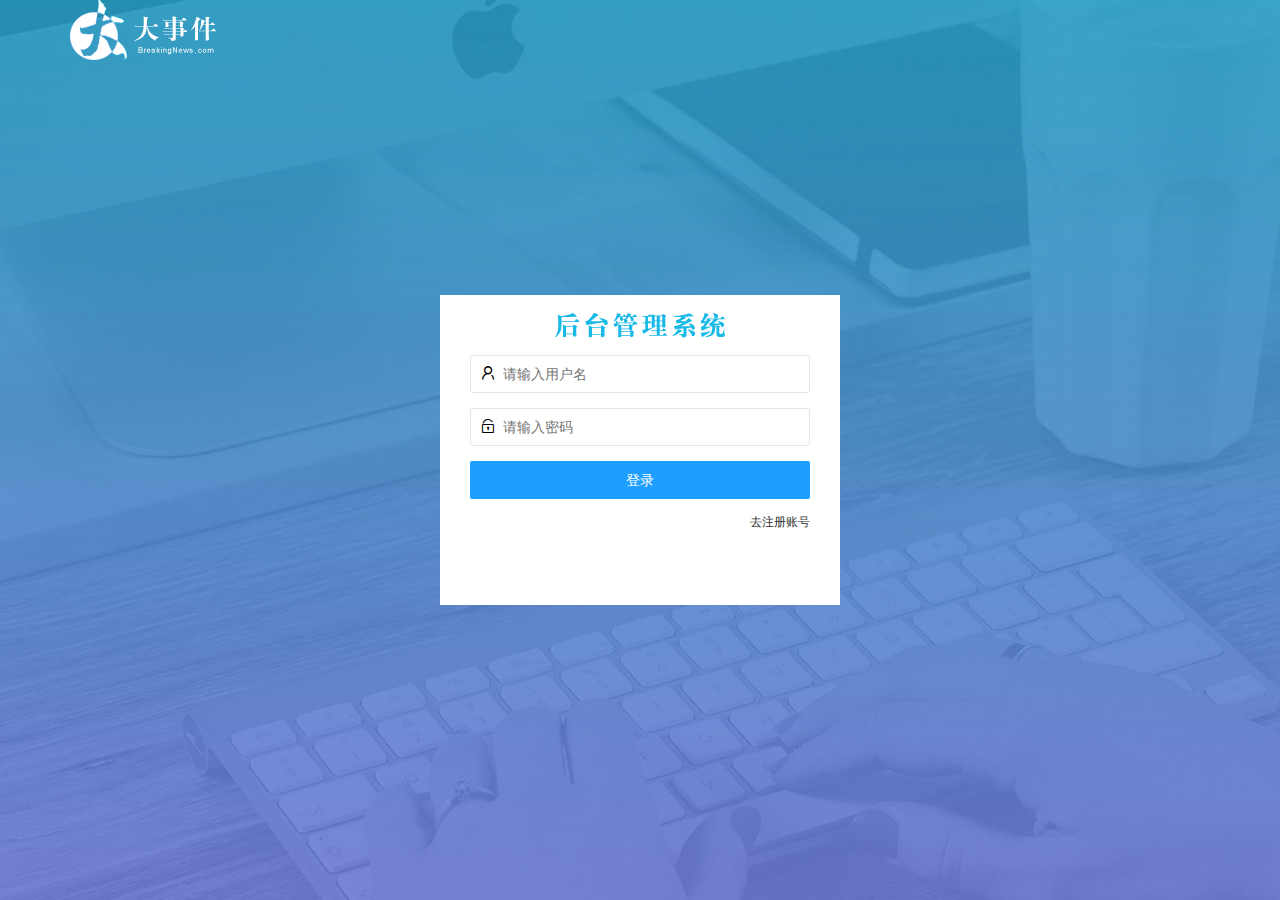
<file: login.html>
<!DOCTYPE html>
<html lang="zh">
<head>
    <meta charset="UTF-8">
    <meta http-equiv="X-UA-Compatible" content="IE=edge">
    <meta name="viewport" content="width=device-width, initial-scale=1.0">
    <title>大事件-登录/注册</title>
    <!-- 导入layui样式表 -->
    <link rel="stylesheet" href="./assets/lib/layui/css/layui.css">
    <!-- 导入自己的css样式 -->
    <link rel="stylesheet" href="./assets/css/login.css">
</head>
<body>
    <!-- 头部的logo区域 -->
    <div class="layui-main">
        <img src="./assets/images/logo.png" alt=""/>
    </div>

    <!-- 登录/注册区域 -->
    <div class="login_reg">
        <div class="title_box"></div>
        <!-- 登录区域 -->
        <div class="login_box">
            <!-- 登录的表单 -->
            <form class="layui-form" id="form_login">
                <!-- 用户名 -->
                <div class="layui-form-item">
                    <i class="layui-icon layui-icon-username"></i> 
                    <input type="text" name="uname" required  lay-verify="required|uname" 
                    placeholder="请输入用户名" autocomplete="off" class="layui-input">
                </div>
                <!-- 密码 -->
                <div class="layui-form-item">
                    <i class="layui-icon layui-icon-password"></i> 
                    <input type="password" name="pwd" required  lay-verify="required|pwd" 
                    placeholder="请输入密码" autocomplete="off" class="layui-input">
                </div>
                <!-- 登录按钮 -->
                <div class="layui-form-item">
                    <!-- 注意：表单提交按钮和普通按钮的区别就是lay-submit属性 -->
                    <button class="layui-btn layui-btn-fluid layui-btn-normal" lay-submit>登录</button>
                </div>
                <div class="layui-form-item links">
                    <a href="javascript:;" id="link_reg">去注册账号</a>
                </div>
            </form>
        </div>
        <!-- 注册区域 -->
        <div class="reg_box">
            <!-- 注册的表单 -->
            <form class="layui-form" id="form_reg">
                <!-- 用户名 -->
                <div class="layui-form-item">
                    <i class="layui-icon layui-icon-username"></i> 
                    <input type="text" name="uname" required  lay-verify="required|uname" 
                    placeholder="请输入用户名" autocomplete="off" class="layui-input">
                </div>
                <!-- 密码 -->
                <div class="layui-form-item">
                    <i class="layui-icon layui-icon-password"></i> 
                    <input type="password" name="pwd" required  lay-verify="required|pwd" 
                    placeholder="请输入密码" autocomplete="off" class="layui-input">
                </div>
                <!-- 确认密码 -->
                <div class="layui-form-item">
                    <i class="layui-icon layui-icon-password"></i> 
                    <input type="password" name="repwd" required  lay-verify="required|pwd|repwd" 
                    placeholder="再次确认密码" autocomplete="off" class="layui-input">
                </div>
                <!-- 注册按钮 -->
                <div class="layui-form-item">
                    <!-- 注意：表单提交按钮和普通按钮的区别就是lay-submit属性 -->
                    <button class="layui-btn layui-btn-fluid layui-btn-normal" lay-submit>注册</button>
                </div>
                <div class="layui-form-item links">
                    <a href="javascript:;" id="link_login">去登录</a>
                </div>
            </form>
        </div>
    </div>
</body>
<!-- 导入layui的js文件 -->
<script src="./assets/lib/layui/layui.all.js"></script>
<!-- 导入jquery -->
<script src="./assets/lib/jquery.js"></script>
<!-- 导入自己的js文件 -->
<script src="./assets/js/baseAPI.js"></script>
<script src="./assets/js/login.js"></script>
</html>
</file>
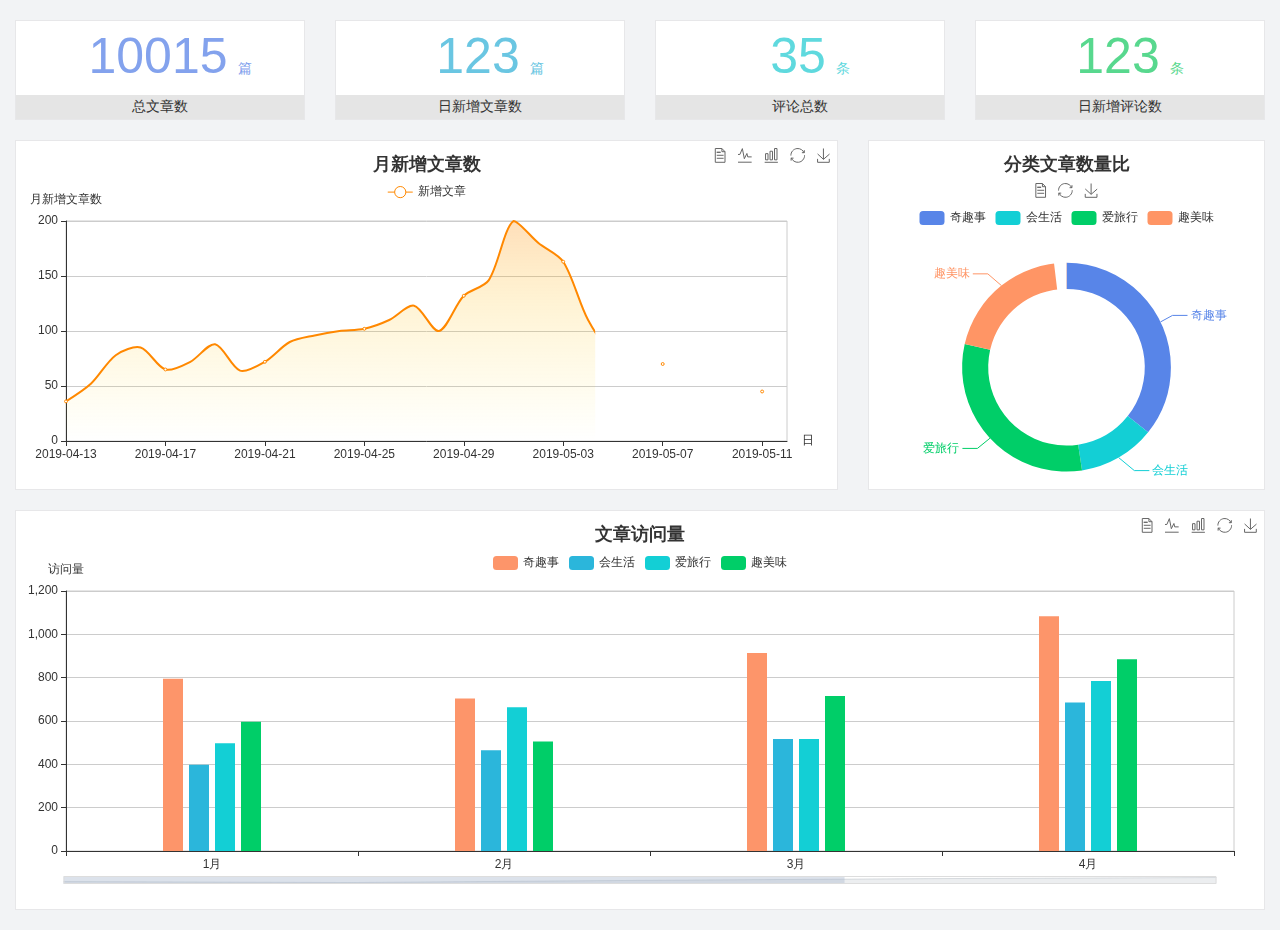
<file: home/dashboard.html>
<!DOCTYPE html>
<html lang="en">

<head>
  <meta charset="UTF-8">
  <meta name="viewport" content="width=device-width, initial-scale=1.0">
  <meta http-equiv="X-UA-Compatible" content="ie=edge">
  <title>图表统计</title>
  <link rel="stylesheet" href="../assets/lib/bootstrap.css" />
  <link rel="stylesheet" href="../assets/lib/main.css" />
  <script src="../assets/lib/jquery.js"></script>
  <script type="text/javascript" src="../assets/lib/echarts.min.js"></script>
</head>

<body>
  <div class="container-fluid">
    <div class="row spannel_list">
      <div class="col-sm-3 col-xs-6">
        <div class="spannel">
          <em>10015</em><span>篇</span>
          <b>总文章数</b>
        </div>
      </div>
      <div class="col-sm-3 col-xs-6">
        <div class="spannel scolor01">
          <em>123</em><span>篇</span>
          <b>日新增文章数</b>
        </div>
      </div>
      <div class="col-sm-3 col-xs-6">
        <div class="spannel scolor02">
          <em>35</em><span>条</span>
          <b>评论总数</b>
        </div>
      </div>
      <div class="col-sm-3 col-xs-6">
        <div class="spannel scolor03">
          <em>123</em><span>条</span>
          <b>日新增评论数</b>
        </div>
      </div>
    </div>
  </div>

  <div class="container-fluid">
    <div class="row curve-pie">
      <div class="col-lg-8 col-md-8">
        <div class="gragh_pannel" id="curve_show"></div>
      </div>
      <div class="col-lg-4 col-md-4">
        <div class="gragh_pannel" id="pie_show"></div>
      </div>
    </div>
  </div>

  <div class="container-fluid">
    <div class="column_pannel" id="column_show"></div>
  </div>

  <script>
    var oChart = echarts.init(document.getElementById('curve_show'));
    var aList_all = [
      { 'count': 36, 'date': '2019-04-13' },
      { 'count': 52, 'date': '2019-04-14' },
      { 'count': 78, 'date': '2019-04-15' },
      { 'count': 85, 'date': '2019-04-16' },
      { 'count': 65, 'date': '2019-04-17' },
      { 'count': 72, 'date': '2019-04-18' },
      { 'count': 88, 'date': '2019-04-19' },
      { 'count': 64, 'date': '2019-04-20' },
      { 'count': 72, 'date': '2019-04-21' },
      { 'count': 90, 'date': '2019-04-22' },
      { 'count': 96, 'date': '2019-04-23' },
      { 'count': 100, 'date': '2019-04-24' },
      { 'count': 102, 'date': '2019-04-25' },
      { 'count': 110, 'date': '2019-04-26' },
      { 'count': 123, 'date': '2019-04-27' },
      { 'count': 100, 'date': '2019-04-28' },
      { 'count': 132, 'date': '2019-04-29' },
      { 'count': 146, 'date': '2019-04-30' },
      { 'count': 200, 'date': '2019-05-01' },
      { 'count': 180, 'date': '2019-05-02' },
      { 'count': 163, 'date': '2019-05-03' },
      { 'count': 110, 'date': '2019-05-04' },
      { 'count': 80, 'date': '2019-05-05' },
      { 'count': 82, 'date': '2019-05-06' },
      { 'count': 70, 'date': '2019-05-07' },
      { 'count': 65, 'date': '2019-05-08' },
      { 'count': 54, 'date': '2019-05-09' },
      { 'count': 40, 'date': '2019-05-10' },
      { 'count': 45, 'date': '2019-05-11' },
      { 'count': 38, 'date': '2019-05-12' },
    ];

    let aCount = [];
    let aDate = [];

    for (var i = 0; i < aList_all.length; i++) {
      aCount.push(aList_all[i].count);
      aDate.push(aList_all[i].date);
    }

    var chartopt = {
      title: {
        text: '月新增文章数',
        left: 'center',
        top: '10'
      },
      tooltip: {
        trigger: 'axis'
      },
      legend: {
        data: ['新增文章'],
        top: '40'
      },
      toolbox: {
        show: true,
        feature: {
          mark: { show: true },
          dataView: { show: true, readOnly: false },
          magicType: { show: true, type: ['line', 'bar'] },
          restore: { show: true },
          saveAsImage: { show: true }
        }
      },
      calculable: true,
      xAxis: [
        {
          name: '日',
          type: 'category',
          boundaryGap: false,
          data: aDate
        }
      ],
      yAxis: [
        {
          name: '月新增文章数',
          type: 'value'
        }
      ],
      series: [
        {
          name: '新增文章',
          type: 'line',
          smooth: true,
          itemStyle: { normal: { areaStyle: { type: 'default' }, color: '#f80' }, lineStyle: { color: '#f80' } },
          data: aCount
        }],
      areaStyle: {
        normal: {
          color: new echarts.graphic.LinearGradient(0, 0, 0, 1, [{
            offset: 0,
            color: 'rgba(255,136,0,0.39)'
          }, {
            offset: .34,
            color: 'rgba(255,180,0,0.25)'
          }, {
            offset: 1,
            color: 'rgba(255,222,0,0.00)'
          }])

        }
      },
      grid: {
        show: true,
        x: 50,
        x2: 50,
        y: 80,
        height: 220
      }
    };

    oChart.setOption(chartopt);


    var oPie = echarts.init(document.getElementById('pie_show'));
    var oPieopt =
    {
      title: {
        top: 10,
        text: '分类文章数量比',
        x: 'center'
      },
      tooltip: {
        trigger: 'item',
        formatter: "{a} <br/>{b} : {c} ({d}%)"
      },
      color: ['#5885e8', '#13cfd5', '#00ce68', '#ff9565'],
      legend: {
        x: 'center',
        top: 65,
        data: ['奇趣事', '会生活', '爱旅行', '趣美味']
      },
      toolbox: {
        show: true,
        x: 'center',
        top: 35,
        feature: {
          mark: { show: true },
          dataView: { show: true, readOnly: false },
          magicType: {
            show: true,
            type: ['pie', 'funnel'],
            option: {
              funnel: {
                x: '25%',
                width: '50%',
                funnelAlign: 'left',
                max: 1548
              }
            }
          },
          restore: { show: true },
          saveAsImage: { show: true }
        }
      },
      calculable: true,
      series: [
        {
          name: '访问来源',
          type: 'pie',
          radius: ['45%', '60%'],
          center: ['50%', '65%'],
          data: [
            { value: 300, name: '奇趣事' },
            { value: 100, name: '会生活' },
            { value: 260, name: '爱旅行' },
            { value: 180, name: '趣美味' }
          ]
        }
      ]
    };
    oPie.setOption(oPieopt);



    var oColumn = this.echarts.init(document.getElementById('column_show'));
    var oColumnopt =
    {
      title: {
        text: '文章访问量',
        left: 'center',
        top: '10'
      },
      tooltip: {
        trigger: 'axis'
      },
      legend: {
        data: ['奇趣事', '会生活', '爱旅行', '趣美味'],
        top: '40'
      },
      toolbox: {
        show: true,
        feature: {
          mark: { show: true },
          dataView: { show: true, readOnly: false },
          magicType: { show: true, type: ['line', 'bar'] },
          restore: { show: true },
          saveAsImage: { show: true }
        }
      },
      calculable: true,
      xAxis: [
        {
          type: 'category',
          data: ['1月', '2月', '3月', '4月', '5月']
        }
      ],
      yAxis: [
        {
          name: '访问量',
          type: 'value'
        }
      ],
      series: [
        {
          name: '奇趣事',
          type: 'bar',
          barWidth: 20,
          itemStyle: {
            normal: { areaStyle: { type: 'default' }, color: '#fd956a' }
          },
          data: [800, 708, 920, 1090, 1200]
        },
        {
          name: '会生活',
          type: 'bar',
          barWidth: 20,
          itemStyle: {
            normal: { areaStyle: { type: 'default' }, color: '#2bb6db' }
          },
          data: [400, 468, 520, 690, 800]
        },
        {
          name: '爱旅行',
          type: 'bar',
          barWidth: 20,
          itemStyle: {
            normal: { areaStyle: { type: 'default' }, color: '#13cfd5' }
          },
          data: [500, 668, 520, 790, 900]
        },
        {
          name: '趣美味',
          type: 'bar',
          barWidth: 20,
          itemStyle: {
            normal: { areaStyle: { type: 'default' }, color: '#00ce68' }
          },
          data: [600, 508, 720, 890, 1000]
        }
      ],
      grid: {
        show: true,
        x: 50,
        x2: 30,
        y: 80,
        height: 260
      },
      dataZoom: [//给x轴设置滚动条
        {
          start: 0,//默认为0
          end: 100 - 1000 / 31,//默认为100
          type: 'slider',
          show: true,
          xAxisIndex: [0],
          handleSize: 0,//滑动条的 左右2个滑动条的大小
          height: 8,//组件高度
          left: 45, //左边的距离
          right: 50,//右边的距离
          bottom: 26,//右边的距离
          handleColor: '#ddd',//h滑动图标的颜色
          handleStyle: {
            borderColor: "#cacaca",
            borderWidth: "1",
            shadowBlur: 2,
            background: "#ddd",
            shadowColor: "#ddd",
          }
        }]
    };
    oColumn.setOption(oColumnopt);
  </script>
</body>

</html>
</file>
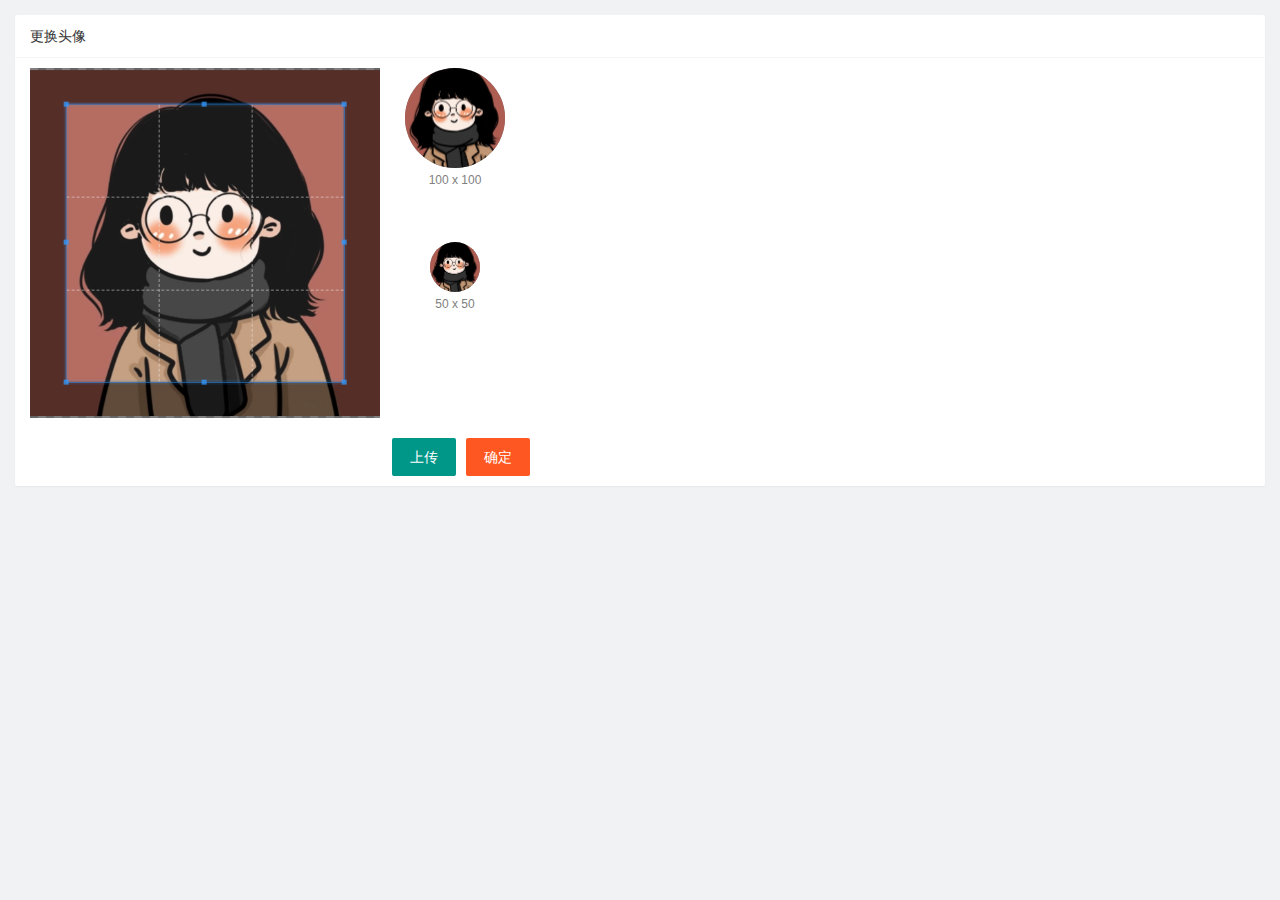
<file: user/user_avatar.html>
<!DOCTYPE html>
<html lang="en">

<head>
    <meta charset="UTF-8">
    <meta http-equiv="X-UA-Compatible" content="IE=edge">
    <meta name="viewport" content="width=device-width, initial-scale=1.0">
    <title>Document</title>
    <!-- 导入layui样式表 -->
    <link rel="stylesheet" href="../assets/lib/layui/css/layui.css">
    <!-- 导入裁剪效果样式表 -->
    <link rel="stylesheet" href="../assets/lib/cropper/cropper.css">
    <!-- 导入自己的css样式 -->
    <link rel="stylesheet" href="../assets/css/user/user_avatar.css">
</head>

<body>
    <!-- 卡片区域 -->
    <div class="layui-card">
        <div class="layui-card-header">更换头像</div>
        <div class="layui-card-body">
            <!-- 图片裁剪和预览区域 -->
            <div class="row1">
                <!-- 图片裁剪区域 -->
                <div class="cropper-box">
                    <!-- 这个 img 标签很重要，将来会把它初始化为裁剪区域 -->
                    <img id="image" src="../assets/images/sample.jpg" />
                </div>
                <!-- 图片的预览区域 -->
                <div class="preview-box">
                    <div>
                        <!-- 宽高为 100px 的预览区域 -->
                        <div class="img-preview w100"></div>
                        <p class="size">100 x 100</p>
                    </div>
                    <div>
                        <!-- 宽高为 50px 的预览区域 -->
                        <div class="img-preview w50"></div>
                        <p class="size">50 x 50</p>
                    </div>
                </div>
            </div>

            <!-- 第二行的按钮区域 -->
            <div class="row2">
                <!-- 通过accept属性，可以指定允许用户选择什么类型的文件 -->
                <input type="file" id="file" accept="image/png,image/jpeg,image/jpg" />
                <button type="button" class="layui-btn" id="btnChooseImage">上传</button>
                <button type="button" class="layui-btn layui-btn-danger" id='btnUpload'>确定</button>
            </div>
        </div> 
    </div>
</body>
<!-- 导入layui的js文件 -->
<script src="../assets/lib/layui/layui.all.js"></script>
<!-- 导入jquery -->
<script src="../assets/lib/jquery.js"></script>
<!-- 导入裁剪效果的js文件 -->
<script src="../assets/lib/cropper/Cropper.js"></script>
<script src="../assets/lib/cropper/jquery-cropper.js"></script>
<!-- 导入自己的js文件 -->
<script src="../assets/js/baseAPI.js"></script>
<script src="../assets/js/user/user_avatar.js"></script>

</html>
</file>
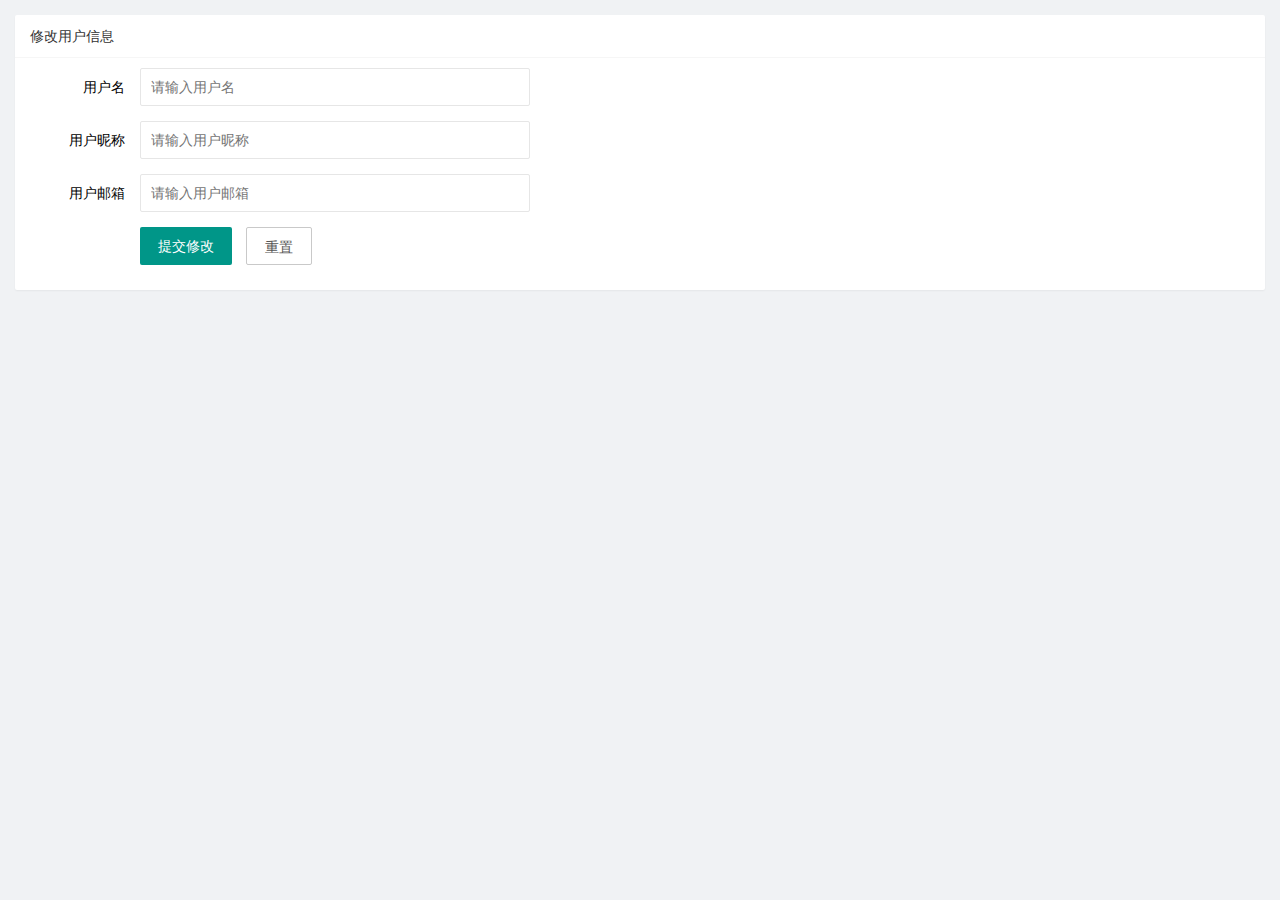
<file: user/user_info.html>
<!DOCTYPE html>
<html lang="en">

<head>
    <meta charset="UTF-8">
    <meta http-equiv="X-UA-Compatible" content="IE=edge">
    <meta name="viewport" content="width=device-width, initial-scale=1.0">
    <title>Document</title>
    <!-- 导入layui样式表 -->
    <link rel="stylesheet" href="../assets/lib/layui/css/layui.css">
    <!-- 导入自己的css样式 -->
    <link rel="stylesheet" href="../assets/css/user/user_info.css">
</head>

<body>
    <!-- 这是个人信息的卡片区域 -->
    <div class="layui-card">
        <div class="layui-card-header">修改用户信息</div>
        <div class="layui-card-body">
            <!-- 这是form表单区域 -->
            <form class="layui-form" lay-filter="formUserInfo">
                <input type="hidden" name="id">
                <div class="layui-form-item">
                    <label class="layui-form-label">用户名</label>
                    <div class="layui-input-block">
                        <input type="text" name="uname" required lay-verify="required" placeholder="请输入用户名"
                            autocomplete="off" class="layui-input" readonly>
                    </div>
                </div>
                <div class="layui-form-item">
                    <label class="layui-form-label">用户昵称</label>
                    <div class="layui-input-block">
                        <input type="text" name="nickname" required lay-verify="required|nickname" placeholder="请输入用户昵称"
                            autocomplete="off" class="layui-input">
                    </div>
                </div>
                <div class="layui-form-item">
                    <label class="layui-form-label">用户邮箱</label>
                    <div class="layui-input-block">
                        <input type="text" name="email" required lay-verify="required|email" placeholder="请输入用户邮箱"
                            autocomplete="off" class="layui-input">
                    </div>
                </div>
                <div class="layui-form-item">
                    <div class="layui-input-block">
                      <button class="layui-btn" lay-submit lay-filter="formDemo">提交修改</button>
                      <button type="reset" class="layui-btn layui-btn-primary" id="btnReset">重置</button>
                    </div>
                  </div>
            </form>
        </div>
    </div>
</body>
<!-- 导入layui的js文件 -->
<script src="../assets/lib/layui/layui.all.js"></script>
<!-- 导入jquery -->
<script src="../assets/lib/jquery.js"></script>
<!-- 导入自己的js文件 -->
<script src="../assets/js/baseAPI.js"></script>
<script src="../assets/js/user/user_info.js"></script>
</html>
</file>
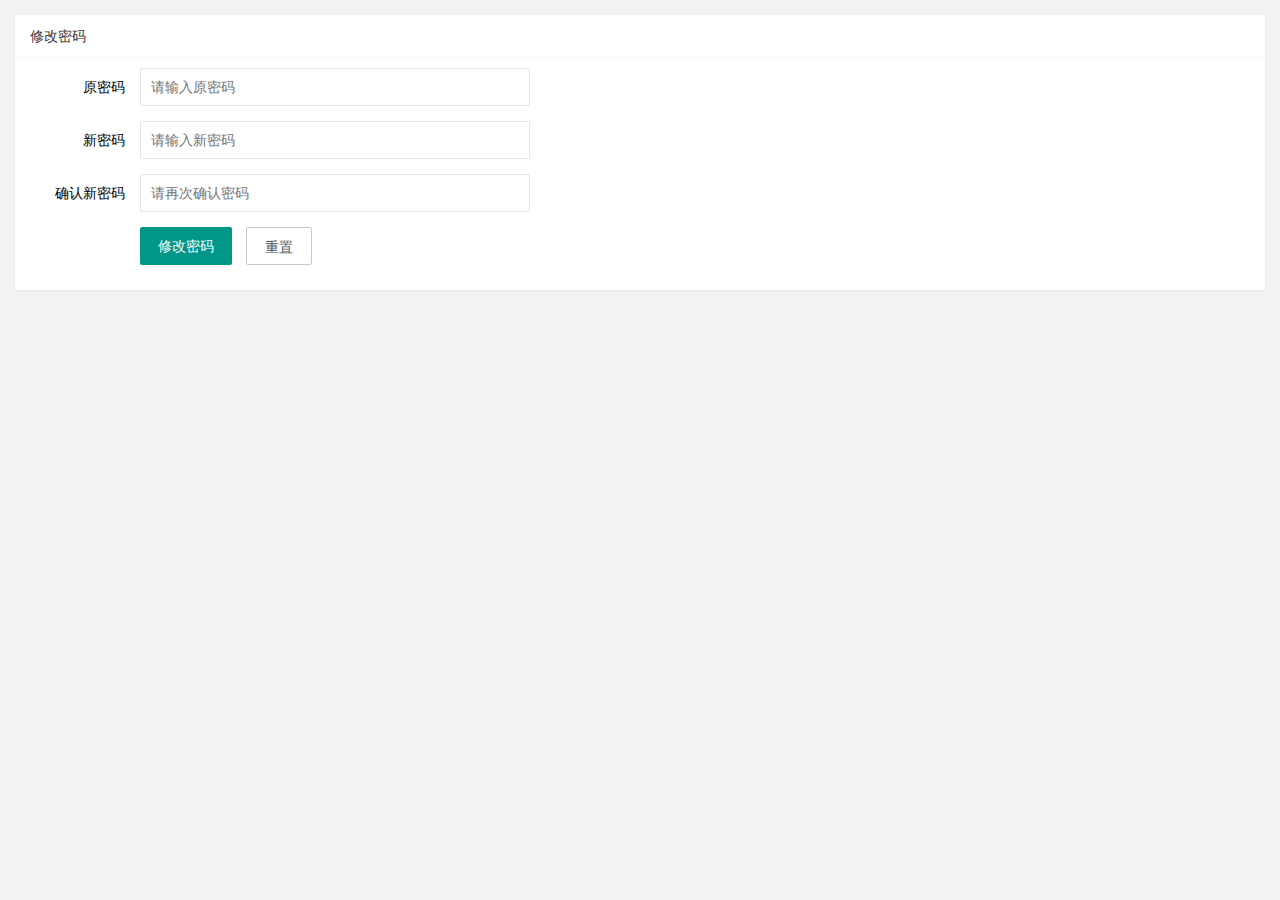
<file: user/user_pwd.html>
<!DOCTYPE html>
<html lang="en">

<head>
    <meta charset="UTF-8">
    <meta http-equiv="X-UA-Compatible" content="IE=edge">
    <meta name="viewport" content="width=device-width, initial-scale=1.0">
    <title>Document</title>
    <!-- 导入layui样式表 -->
    <link rel="stylesheet" href="../assets/lib/layui/css/layui.css">
    <!-- 导入自己的css样式 -->
    <link rel="stylesheet" href="../assets/css/user/user_pwd.css">
</head>

<body>
    <div class="layui-card">
        <div class="layui-card-header">修改密码</div>
        <div class="layui-card-body">
            <!-- 这是表单区域 -->
            <form class="layui-form" action="">
                <div class="layui-form-item">
                    <label class="layui-form-label">原密码</label>
                    <div class="layui-input-block">
                        <input type="password" name="oldPwd" required lay-verify="required|pwd" placeholder="请输入原密码"
                            autocomplete="off" class="layui-input">
                    </div>
                </div>
                <div class="layui-form-item">
                    <label class="layui-form-label">新密码</label>
                    <div class="layui-input-block">
                        <input type="password" name="newPwd" required lay-verify="required|pwd|samePwd" placeholder="请输入新密码"
                            autocomplete="off" class="layui-input">
                    </div>
                </div>
                <div class="layui-form-item">
                    <label class="layui-form-label">确认新密码</label>
                    <div class="layui-input-block">
                        <input type="password" name="rePwd" required lay-verify="required|pwd|rePwd" placeholder="请再次确认密码"
                            autocomplete="off" class="layui-input">
                    </div>
                </div>
                <div class="layui-form-item">
                    <div class="layui-input-block">
                        <button class="layui-btn" lay-submit lay-filter="formDemo">修改密码</button>
                        <button type="reset" class="layui-btn layui-btn-primary">重置</button>
                    </div>
                </div>
            </form>
        </div>
    </div>
</body>
<!-- 导入layui的js文件 -->
<script src="../assets/lib/layui/layui.all.js"></script>
<!-- 导入jquery -->
<script src="../assets/lib/jquery.js"></script>
<!-- 导入自己的js文件 -->
<script src="../assets/js/baseAPI.js"></script>
<script src="../assets/js/user/user_pwd.js"></script>

</html>
</file>
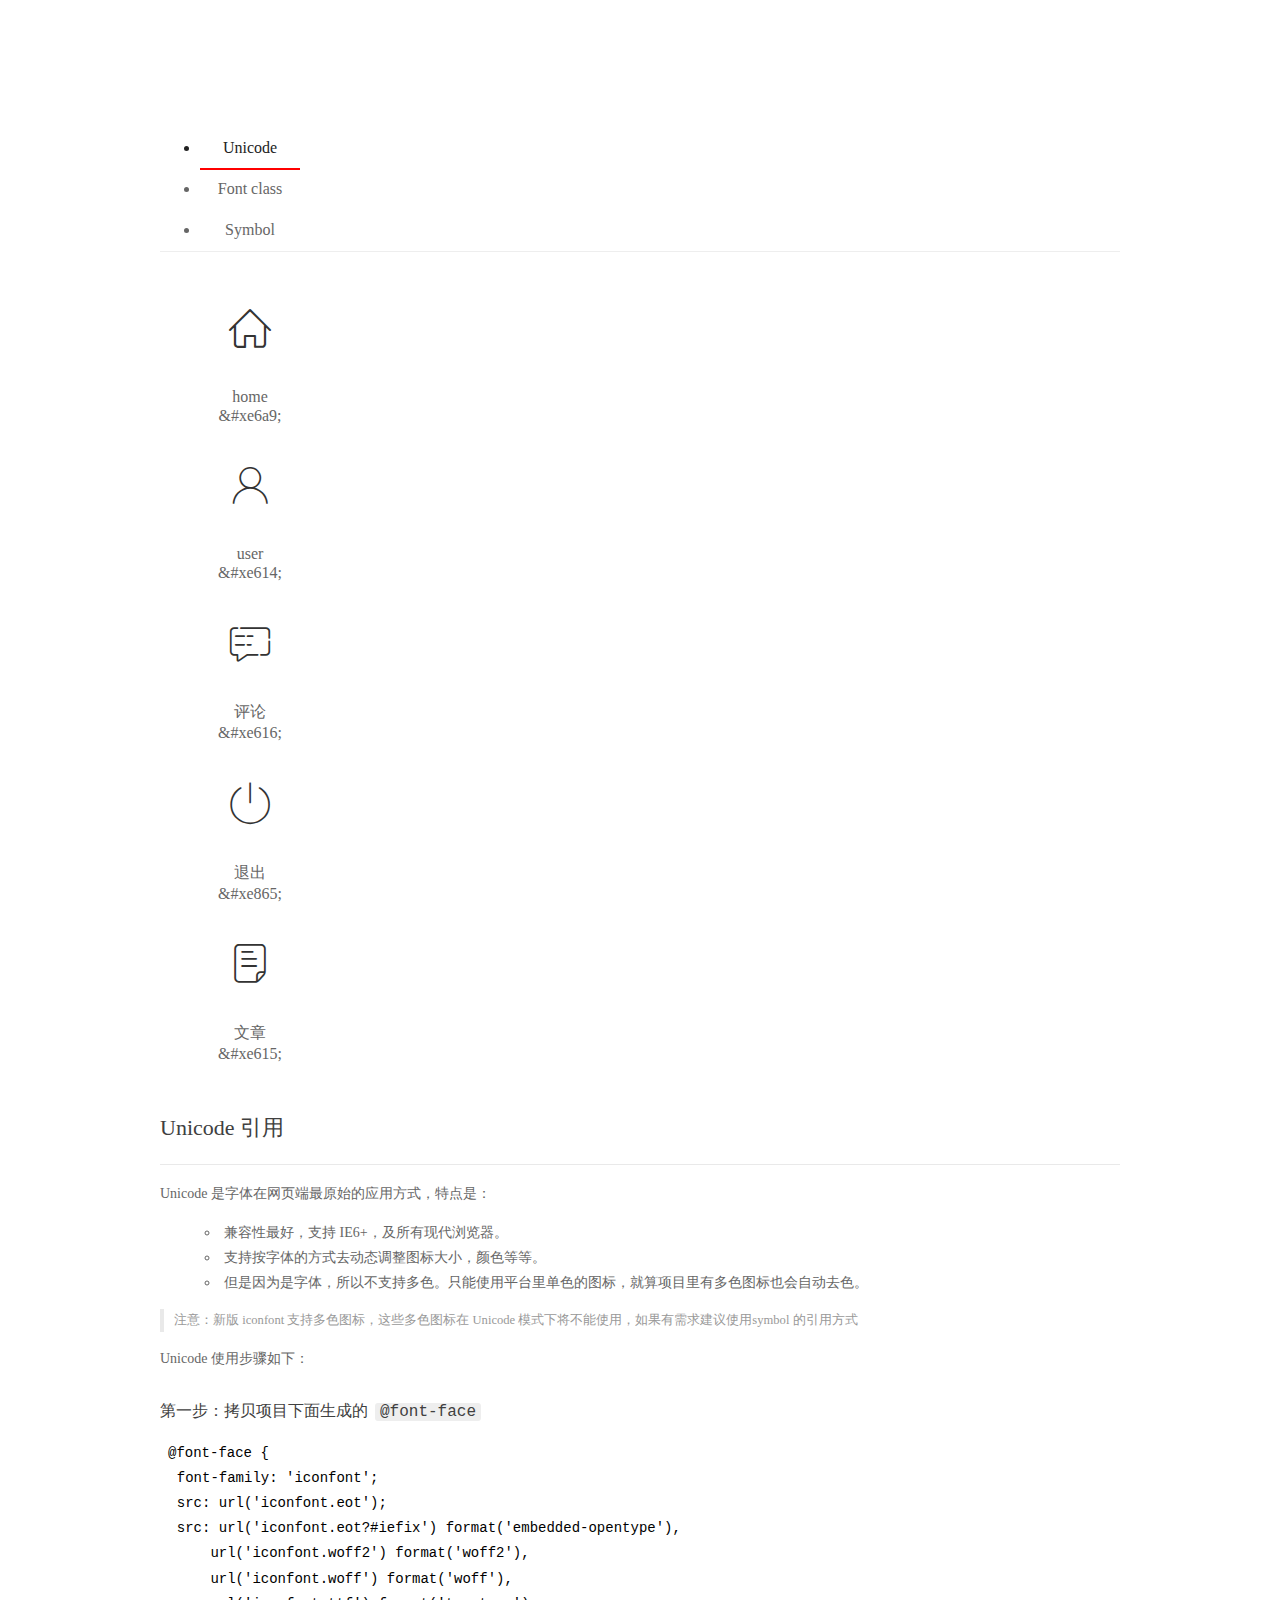
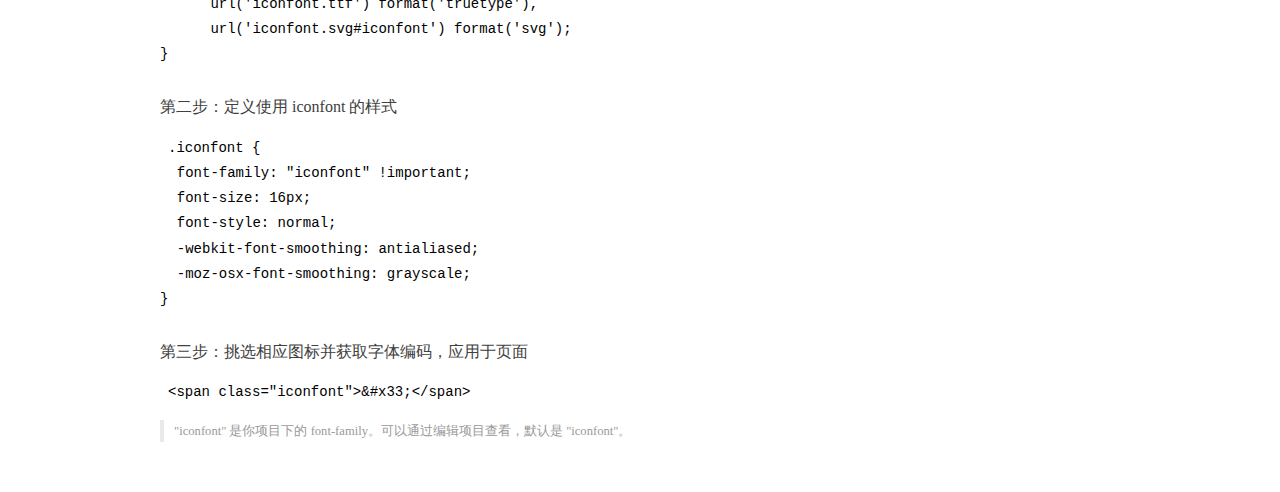
<file: assets/fonts/demo_index.html>
<!DOCTYPE html>
<html>
<head>
  <meta charset="utf-8"/>
  <title>IconFont Demo</title>
  <link rel="shortcut icon" href="https://gtms04.alicdn.com/tps/i4/TB1_oz6GVXXXXaFXpXXJDFnIXXX-64-64.ico" type="image/x-icon"/>
  <link rel="stylesheet" href="https://g.alicdn.com/thx/cube/1.3.2/cube.min.css">
  <link rel="stylesheet" href="demo.css">
  <link rel="stylesheet" href="iconfont.css">
  <script src="iconfont.js"></script>
  <!-- jQuery -->
  <script src="https://a1.alicdn.com/oss/uploads/2018/12/26/7bfddb60-08e8-11e9-9b04-53e73bb6408b.js"></script>
  <!-- 代码高亮 -->
  <script src="https://a1.alicdn.com/oss/uploads/2018/12/26/a3f714d0-08e6-11e9-8a15-ebf944d7534c.js"></script>
</head>
<body>
  <div class="main">
    <h1 class="logo"><a href="https://www.iconfont.cn/" title="iconfont 首页" target="_blank">&#xe86b;</a></h1>
    <div class="nav-tabs">
      <ul id="tabs" class="dib-box">
        <li class="dib active"><span>Unicode</span></li>
        <li class="dib"><span>Font class</span></li>
        <li class="dib"><span>Symbol</span></li>
      </ul>
      
    </div>
    <div class="tab-container">
      <div class="content unicode" style="display: block;">
          <ul class="icon_lists dib-box">
          
            <li class="dib">
              <span class="icon iconfont">&#xe6a9;</span>
                <div class="name">home</div>
                <div class="code-name">&amp;#xe6a9;</div>
              </li>
          
            <li class="dib">
              <span class="icon iconfont">&#xe614;</span>
                <div class="name">user</div>
                <div class="code-name">&amp;#xe614;</div>
              </li>
          
            <li class="dib">
              <span class="icon iconfont">&#xe616;</span>
                <div class="name">评论</div>
                <div class="code-name">&amp;#xe616;</div>
              </li>
          
            <li class="dib">
              <span class="icon iconfont">&#xe865;</span>
                <div class="name">退出</div>
                <div class="code-name">&amp;#xe865;</div>
              </li>
          
            <li class="dib">
              <span class="icon iconfont">&#xe615;</span>
                <div class="name">文章</div>
                <div class="code-name">&amp;#xe615;</div>
              </li>
          
          </ul>
          <div class="article markdown">
          <h2 id="unicode-">Unicode 引用</h2>
          <hr>

          <p>Unicode 是字体在网页端最原始的应用方式，特点是：</p>
          <ul>
            <li>兼容性最好，支持 IE6+，及所有现代浏览器。</li>
            <li>支持按字体的方式去动态调整图标大小，颜色等等。</li>
            <li>但是因为是字体，所以不支持多色。只能使用平台里单色的图标，就算项目里有多色图标也会自动去色。</li>
          </ul>
          <blockquote>
            <p>注意：新版 iconfont 支持多色图标，这些多色图标在 Unicode 模式下将不能使用，如果有需求建议使用symbol 的引用方式</p>
          </blockquote>
          <p>Unicode 使用步骤如下：</p>
          <h3 id="-font-face">第一步：拷贝项目下面生成的 <code>@font-face</code></h3>
<pre><code class="language-css"
>@font-face {
  font-family: 'iconfont';
  src: url('iconfont.eot');
  src: url('iconfont.eot?#iefix') format('embedded-opentype'),
      url('iconfont.woff2') format('woff2'),
      url('iconfont.woff') format('woff'),
      url('iconfont.ttf') format('truetype'),
      url('iconfont.svg#iconfont') format('svg');
}
</code></pre>
          <h3 id="-iconfont-">第二步：定义使用 iconfont 的样式</h3>
<pre><code class="language-css"
>.iconfont {
  font-family: "iconfont" !important;
  font-size: 16px;
  font-style: normal;
  -webkit-font-smoothing: antialiased;
  -moz-osx-font-smoothing: grayscale;
}
</code></pre>
          <h3 id="-">第三步：挑选相应图标并获取字体编码，应用于页面</h3>
<pre>
<code class="language-html"
>&lt;span class="iconfont"&gt;&amp;#x33;&lt;/span&gt;
</code></pre>
          <blockquote>
            <p>"iconfont" 是你项目下的 font-family。可以通过编辑项目查看，默认是 "iconfont"。</p>
          </blockquote>
          </div>
      </div>
      <div class="content font-class">
        <ul class="icon_lists dib-box">
          
          <li class="dib">
            <span class="icon iconfont icon-home"></span>
            <div class="name">
              home
            </div>
            <div class="code-name">.icon-home
            </div>
          </li>
          
          <li class="dib">
            <span class="icon iconfont icon-user"></span>
            <div class="name">
              user
            </div>
            <div class="code-name">.icon-user
            </div>
          </li>
          
          <li class="dib">
            <span class="icon iconfont icon-pinglun"></span>
            <div class="name">
              评论
            </div>
            <div class="code-name">.icon-pinglun
            </div>
          </li>
          
          <li class="dib">
            <span class="icon iconfont icon-tuichu"></span>
            <div class="name">
              退出
            </div>
            <div class="code-name">.icon-tuichu
            </div>
          </li>
          
          <li class="dib">
            <span class="icon iconfont icon-16"></span>
            <div class="name">
              文章
            </div>
            <div class="code-name">.icon-16
            </div>
          </li>
          
        </ul>
        <div class="article markdown">
        <h2 id="font-class-">font-class 引用</h2>
        <hr>

        <p>font-class 是 Unicode 使用方式的一种变种，主要是解决 Unicode 书写不直观，语意不明确的问题。</p>
        <p>与 Unicode 使用方式相比，具有如下特点：</p>
        <ul>
          <li>兼容性良好，支持 IE8+，及所有现代浏览器。</li>
          <li>相比于 Unicode 语意明确，书写更直观。可以很容易分辨这个 icon 是什么。</li>
          <li>因为使用 class 来定义图标，所以当要替换图标时，只需要修改 class 里面的 Unicode 引用。</li>
          <li>不过因为本质上还是使用的字体，所以多色图标还是不支持的。</li>
        </ul>
        <p>使用步骤如下：</p>
        <h3 id="-fontclass-">第一步：引入项目下面生成的 fontclass 代码：</h3>
<pre><code class="language-html">&lt;link rel="stylesheet" href="./iconfont.css"&gt;
</code></pre>
        <h3 id="-">第二步：挑选相应图标并获取类名，应用于页面：</h3>
<pre><code class="language-html">&lt;span class="iconfont icon-xxx"&gt;&lt;/span&gt;
</code></pre>
        <blockquote>
          <p>"
            iconfont" 是你项目下的 font-family。可以通过编辑项目查看，默认是 "iconfont"。</p>
        </blockquote>
      </div>
      </div>
      <div class="content symbol">
          <ul class="icon_lists dib-box">
          
            <li class="dib">
                <svg class="icon svg-icon" aria-hidden="true">
                  <use xlink:href="#icon-home"></use>
                </svg>
                <div class="name">home</div>
                <div class="code-name">#icon-home</div>
            </li>
          
            <li class="dib">
                <svg class="icon svg-icon" aria-hidden="true">
                  <use xlink:href="#icon-user"></use>
                </svg>
                <div class="name">user</div>
                <div class="code-name">#icon-user</div>
            </li>
          
            <li class="dib">
                <svg class="icon svg-icon" aria-hidden="true">
                  <use xlink:href="#icon-pinglun"></use>
                </svg>
                <div class="name">评论</div>
                <div class="code-name">#icon-pinglun</div>
            </li>
          
            <li class="dib">
                <svg class="icon svg-icon" aria-hidden="true">
                  <use xlink:href="#icon-tuichu"></use>
                </svg>
                <div class="name">退出</div>
                <div class="code-name">#icon-tuichu</div>
            </li>
          
            <li class="dib">
                <svg class="icon svg-icon" aria-hidden="true">
                  <use xlink:href="#icon-16"></use>
                </svg>
                <div class="name">文章</div>
                <div class="code-name">#icon-16</div>
            </li>
          
          </ul>
          <div class="article markdown">
          <h2 id="symbol-">Symbol 引用</h2>
          <hr>

          <p>这是一种全新的使用方式，应该说这才是未来的主流，也是平台目前推荐的用法。相关介绍可以参考这篇<a href="">文章</a>
            这种用法其实是做了一个 SVG 的集合，与另外两种相比具有如下特点：</p>
          <ul>
            <li>支持多色图标了，不再受单色限制。</li>
            <li>通过一些技巧，支持像字体那样，通过 <code>font-size</code>, <code>color</code> 来调整样式。</li>
            <li>兼容性较差，支持 IE9+，及现代浏览器。</li>
            <li>浏览器渲染 SVG 的性能一般，还不如 png。</li>
          </ul>
          <p>使用步骤如下：</p>
          <h3 id="-symbol-">第一步：引入项目下面生成的 symbol 代码：</h3>
<pre><code class="language-html">&lt;script src="./iconfont.js"&gt;&lt;/script&gt;
</code></pre>
          <h3 id="-css-">第二步：加入通用 CSS 代码（引入一次就行）：</h3>
<pre><code class="language-html">&lt;style&gt;
.icon {
  width: 1em;
  height: 1em;
  vertical-align: -0.15em;
  fill: currentColor;
  overflow: hidden;
}
&lt;/style&gt;
</code></pre>
          <h3 id="-">第三步：挑选相应图标并获取类名，应用于页面：</h3>
<pre><code class="language-html">&lt;svg class="icon" aria-hidden="true"&gt;
  &lt;use xlink:href="#icon-xxx"&gt;&lt;/use&gt;
&lt;/svg&gt;
</code></pre>
          </div>
      </div>

    </div>
  </div>
  <script>
  $(document).ready(function () {
      $('.tab-container .content:first').show()

      $('#tabs li').click(function (e) {
        var tabContent = $('.tab-container .content')
        var index = $(this).index()

        if ($(this).hasClass('active')) {
          return
        } else {
          $('#tabs li').removeClass('active')
          $(this).addClass('active')

          tabContent.hide().eq(index).fadeIn()
        }
      })
    })
  </script>
</body>
</html>
</file>
<file: assets/lib/layui/css/layui.css>
/** layui-v2.5.5 MIT License By https://www.layui.com */
 .layui-inline,img{display:inline-block;vertical-align:middle}h1,h2,h3,h4,h5,h6{font-weight:400}.layui-edge,.layui-header,.layui-inline,.layui-main{position:relative}.layui-body,.layui-edge,.layui-elip{overflow:hidden}.layui-btn,.layui-edge,.layui-inline,img{vertical-align:middle}.layui-btn,.layui-disabled,.layui-icon,.layui-unselect{-moz-user-select:none;-webkit-user-select:none;-ms-user-select:none}.layui-elip,.layui-form-checkbox span,.layui-form-pane .layui-form-label{text-overflow:ellipsis;white-space:nowrap}.layui-breadcrumb,.layui-tree-btnGroup{visibility:hidden}blockquote,body,button,dd,div,dl,dt,form,h1,h2,h3,h4,h5,h6,input,li,ol,p,pre,td,textarea,th,ul{margin:0;padding:0;-webkit-tap-highlight-color:rgba(0,0,0,0)}a:active,a:hover{outline:0}img{border:none}li{list-style:none}table{border-collapse:collapse;border-spacing:0}h4,h5,h6{font-size:100%}button,input,optgroup,option,select,textarea{font-family:inherit;font-size:inherit;font-style:inherit;font-weight:inherit;outline:0}pre{white-space:pre-wrap;white-space:-moz-pre-wrap;white-space:-pre-wrap;white-space:-o-pre-wrap;word-wrap:break-word}body{line-height:24px;font:14px Helvetica Neue,Helvetica,PingFang SC,Tahoma,Arial,sans-serif}hr{height:1px;margin:10px 0;border:0;clear:both}a{color:#333;text-decoration:none}a:hover{color:#777}a cite{font-style:normal;*cursor:pointer}.layui-border-box,.layui-border-box *{box-sizing:border-box}.layui-box,.layui-box *{box-sizing:content-box}.layui-clear{clear:both;*zoom:1}.layui-clear:after{content:'\20';clear:both;*zoom:1;display:block;height:0}.layui-inline{*display:inline;*zoom:1}.layui-edge{display:inline-block;width:0;height:0;border-width:6px;border-style:dashed;border-color:transparent}.layui-edge-top{top:-4px;border-bottom-color:#999;border-bottom-style:solid}.layui-edge-right{border-left-color:#999;border-left-style:solid}.layui-edge-bottom{top:2px;border-top-color:#999;border-top-style:solid}.layui-edge-left{border-right-color:#999;border-right-style:solid}.layui-disabled,.layui-disabled:hover{color:#d2d2d2!important;cursor:not-allowed!important}.layui-circle{border-radius:100%}.layui-show{display:block!important}.layui-hide{display:none!important}@font-face{font-family:layui-icon;src:url(../font/iconfont.eot?v=250);src:url(../font/iconfont.eot?v=250#iefix) format('embedded-opentype'),url(../font/iconfont.woff2?v=250) format('woff2'),url(../font/iconfont.woff?v=250) format('woff'),url(../font/iconfont.ttf?v=250) format('truetype'),url(../font/iconfont.svg?v=250#layui-icon) format('svg')}.layui-icon{font-family:layui-icon!important;font-size:16px;font-style:normal;-webkit-font-smoothing:antialiased;-moz-osx-font-smoothing:grayscale}.layui-icon-reply-fill:before{content:"\e611"}.layui-icon-set-fill:before{content:"\e614"}.layui-icon-menu-fill:before{content:"\e60f"}.layui-icon-search:before{content:"\e615"}.layui-icon-share:before{content:"\e641"}.layui-icon-set-sm:before{content:"\e620"}.layui-icon-engine:before{content:"\e628"}.layui-icon-close:before{content:"\1006"}.layui-icon-close-fill:before{content:"\1007"}.layui-icon-chart-screen:before{content:"\e629"}.layui-icon-star:before{content:"\e600"}.layui-icon-circle-dot:before{content:"\e617"}.layui-icon-chat:before{content:"\e606"}.layui-icon-release:before{content:"\e609"}.layui-icon-list:before{content:"\e60a"}.layui-icon-chart:before{content:"\e62c"}.layui-icon-ok-circle:before{content:"\1005"}.layui-icon-layim-theme:before{content:"\e61b"}.layui-icon-table:before{content:"\e62d"}.layui-icon-right:before{content:"\e602"}.layui-icon-left:before{content:"\e603"}.layui-icon-cart-simple:before{content:"\e698"}.layui-icon-face-cry:before{content:"\e69c"}.layui-icon-face-smile:before{content:"\e6af"}.layui-icon-survey:before{content:"\e6b2"}.layui-icon-tree:before{content:"\e62e"}.layui-icon-upload-circle:before{content:"\e62f"}.layui-icon-add-circle:before{content:"\e61f"}.layui-icon-download-circle:before{content:"\e601"}.layui-icon-templeate-1:before{content:"\e630"}.layui-icon-util:before{content:"\e631"}.layui-icon-face-surprised:before{content:"\e664"}.layui-icon-edit:before{content:"\e642"}.layui-icon-speaker:before{content:"\e645"}.layui-icon-down:before{content:"\e61a"}.layui-icon-file:before{content:"\e621"}.layui-icon-layouts:before{content:"\e632"}.layui-icon-rate-half:before{content:"\e6c9"}.layui-icon-add-circle-fine:before{content:"\e608"}.layui-icon-prev-circle:before{content:"\e633"}.layui-icon-read:before{content:"\e705"}.layui-icon-404:before{content:"\e61c"}.layui-icon-carousel:before{content:"\e634"}.layui-icon-help:before{content:"\e607"}.layui-icon-code-circle:before{content:"\e635"}.layui-icon-water:before{content:"\e636"}.layui-icon-username:before{content:"\e66f"}.layui-icon-find-fill:before{content:"\e670"}.layui-icon-about:before{content:"\e60b"}.layui-icon-location:before{content:"\e715"}.layui-icon-up:before{content:"\e619"}.layui-icon-pause:before{content:"\e651"}.layui-icon-date:before{content:"\e637"}.layui-icon-layim-uploadfile:before{content:"\e61d"}.layui-icon-delete:before{content:"\e640"}.layui-icon-play:before{content:"\e652"}.layui-icon-top:before{content:"\e604"}.layui-icon-friends:before{content:"\e612"}.layui-icon-refresh-3:before{content:"\e9aa"}.layui-icon-ok:before{content:"\e605"}.layui-icon-layer:before{content:"\e638"}.layui-icon-face-smile-fine:before{content:"\e60c"}.layui-icon-dollar:before{content:"\e659"}.layui-icon-group:before{content:"\e613"}.layui-icon-layim-download:before{content:"\e61e"}.layui-icon-picture-fine:before{content:"\e60d"}.layui-icon-link:before{content:"\e64c"}.layui-icon-diamond:before{content:"\e735"}.layui-icon-log:before{content:"\e60e"}.layui-icon-rate-solid:before{content:"\e67a"}.layui-icon-fonts-del:before{content:"\e64f"}.layui-icon-unlink:before{content:"\e64d"}.layui-icon-fonts-clear:before{content:"\e639"}.layui-icon-triangle-r:before{content:"\e623"}.layui-icon-circle:before{content:"\e63f"}.layui-icon-radio:before{content:"\e643"}.layui-icon-align-center:before{content:"\e647"}.layui-icon-align-right:before{content:"\e648"}.layui-icon-align-left:before{content:"\e649"}.layui-icon-loading-1:before{content:"\e63e"}.layui-icon-return:before{content:"\e65c"}.layui-icon-fonts-strong:before{content:"\e62b"}.layui-icon-upload:before{content:"\e67c"}.layui-icon-dialogue:before{content:"\e63a"}.layui-icon-video:before{content:"\e6ed"}.layui-icon-headset:before{content:"\e6fc"}.layui-icon-cellphone-fine:before{content:"\e63b"}.layui-icon-add-1:before{content:"\e654"}.layui-icon-face-smile-b:before{content:"\e650"}.layui-icon-fonts-html:before{content:"\e64b"}.layui-icon-form:before{content:"\e63c"}.layui-icon-cart:before{content:"\e657"}.layui-icon-camera-fill:before{content:"\e65d"}.layui-icon-tabs:before{content:"\e62a"}.layui-icon-fonts-code:before{content:"\e64e"}.layui-icon-fire:before{content:"\e756"}.layui-icon-set:before{content:"\e716"}.layui-icon-fonts-u:before{content:"\e646"}.layui-icon-triangle-d:before{content:"\e625"}.layui-icon-tips:before{content:"\e702"}.layui-icon-picture:before{content:"\e64a"}.layui-icon-more-vertical:before{content:"\e671"}.layui-icon-flag:before{content:"\e66c"}.layui-icon-loading:before{content:"\e63d"}.layui-icon-fonts-i:before{content:"\e644"}.layui-icon-refresh-1:before{content:"\e666"}.layui-icon-rmb:before{content:"\e65e"}.layui-icon-home:before{content:"\e68e"}.layui-icon-user:before{content:"\e770"}.layui-icon-notice:before{content:"\e667"}.layui-icon-login-weibo:before{content:"\e675"}.layui-icon-voice:before{content:"\e688"}.layui-icon-upload-drag:before{content:"\e681"}.layui-icon-login-qq:before{content:"\e676"}.layui-icon-snowflake:before{content:"\e6b1"}.layui-icon-file-b:before{content:"\e655"}.layui-icon-template:before{content:"\e663"}.layui-icon-auz:before{content:"\e672"}.layui-icon-console:before{content:"\e665"}.layui-icon-app:before{content:"\e653"}.layui-icon-prev:before{content:"\e65a"}.layui-icon-website:before{content:"\e7ae"}.layui-icon-next:before{content:"\e65b"}.layui-icon-component:before{content:"\e857"}.layui-icon-more:before{content:"\e65f"}.layui-icon-login-wechat:before{content:"\e677"}.layui-icon-shrink-right:before{content:"\e668"}.layui-icon-spread-left:before{content:"\e66b"}.layui-icon-camera:before{content:"\e660"}.layui-icon-note:before{content:"\e66e"}.layui-icon-refresh:before{content:"\e669"}.layui-icon-female:before{content:"\e661"}.layui-icon-male:before{content:"\e662"}.layui-icon-password:before{content:"\e673"}.layui-icon-senior:before{content:"\e674"}.layui-icon-theme:before{content:"\e66a"}.layui-icon-tread:before{content:"\e6c5"}.layui-icon-praise:before{content:"\e6c6"}.layui-icon-star-fill:before{content:"\e658"}.layui-icon-rate:before{content:"\e67b"}.layui-icon-template-1:before{content:"\e656"}.layui-icon-vercode:before{content:"\e679"}.layui-icon-cellphone:before{content:"\e678"}.layui-icon-screen-full:before{content:"\e622"}.layui-icon-screen-restore:before{content:"\e758"}.layui-icon-cols:before{content:"\e610"}.layui-icon-export:before{content:"\e67d"}.layui-icon-print:before{content:"\e66d"}.layui-icon-slider:before{content:"\e714"}.layui-icon-addition:before{content:"\e624"}.layui-icon-subtraction:before{content:"\e67e"}.layui-icon-service:before{content:"\e626"}.layui-icon-transfer:before{content:"\e691"}.layui-main{width:1140px;margin:0 auto}.layui-header{z-index:1000;height:60px}.layui-header a:hover{transition:all .5s;-webkit-transition:all .5s}.layui-side{position:fixed;left:0;top:0;bottom:0;z-index:999;width:200px;overflow-x:hidden}.layui-side-scroll{position:relative;width:220px;height:100%;overflow-x:hidden}.layui-body{position:absolute;left:200px;right:0;top:0;bottom:0;z-index:998;width:auto;overflow-y:auto;box-sizing:border-box}.layui-layout-body{overflow:hidden}.layui-layout-admin .layui-header{background-color:#23262E}.layui-layout-admin .layui-side{top:60px;width:200px;overflow-x:hidden}.layui-layout-admin .layui-body{position:fixed;top:60px;bottom:44px}.layui-layout-admin .layui-main{width:auto;margin:0 15px}.layui-layout-admin .layui-footer{position:fixed;left:200px;right:0;bottom:0;height:44px;line-height:44px;padding:0 15px;background-color:#eee}.layui-layout-admin .layui-logo{position:absolute;left:0;top:0;width:200px;height:100%;line-height:60px;text-align:center;color:#009688;font-size:16px}.layui-layout-admin .layui-header .layui-nav{background:0 0}.layui-layout-left{position:absolute!important;left:200px;top:0}.layui-layout-right{position:absolute!important;right:0;top:0}.layui-container{position:relative;margin:0 auto;padding:0 15px;box-sizing:border-box}.layui-fluid{position:relative;margin:0 auto;padding:0 15px}.layui-row:after,.layui-row:before{content:'';display:block;clear:both}.layui-col-lg1,.layui-col-lg10,.layui-col-lg11,.layui-col-lg12,.layui-col-lg2,.layui-col-lg3,.layui-col-lg4,.layui-col-lg5,.layui-col-lg6,.layui-col-lg7,.layui-col-lg8,.layui-col-lg9,.layui-col-md1,.layui-col-md10,.layui-col-md11,.layui-col-md12,.layui-col-md2,.layui-col-md3,.layui-col-md4,.layui-col-md5,.layui-col-md6,.layui-col-md7,.layui-col-md8,.layui-col-md9,.layui-col-sm1,.layui-col-sm10,.layui-col-sm11,.layui-col-sm12,.layui-col-sm2,.layui-col-sm3,.layui-col-sm4,.layui-col-sm5,.layui-col-sm6,.layui-col-sm7,.layui-col-sm8,.layui-col-sm9,.layui-col-xs1,.layui-col-xs10,.layui-col-xs11,.layui-col-xs12,.layui-col-xs2,.layui-col-xs3,.layui-col-xs4,.layui-col-xs5,.layui-col-xs6,.layui-col-xs7,.layui-col-xs8,.layui-col-xs9{position:relative;display:block;box-sizing:border-box}.layui-col-xs1,.layui-col-xs10,.layui-col-xs11,.layui-col-xs12,.layui-col-xs2,.layui-col-xs3,.layui-col-xs4,.layui-col-xs5,.layui-col-xs6,.layui-col-xs7,.layui-col-xs8,.layui-col-xs9{float:left}.layui-col-xs1{width:8.33333333%}.layui-col-xs2{width:16.66666667%}.layui-col-xs3{width:25%}.layui-col-xs4{width:33.33333333%}.layui-col-xs5{width:41.66666667%}.layui-col-xs6{width:50%}.layui-col-xs7{width:58.33333333%}.layui-col-xs8{width:66.66666667%}.layui-col-xs9{width:75%}.layui-col-xs10{width:83.33333333%}.layui-col-xs11{width:91.66666667%}.layui-col-xs12{width:100%}.layui-col-xs-offset1{margin-left:8.33333333%}.layui-col-xs-offset2{margin-left:16.66666667%}.layui-col-xs-offset3{margin-left:25%}.layui-col-xs-offset4{margin-left:33.33333333%}.layui-col-xs-offset5{margin-left:41.66666667%}.layui-col-xs-offset6{margin-left:50%}.layui-col-xs-offset7{margin-left:58.33333333%}.layui-col-xs-offset8{margin-left:66.66666667%}.layui-col-xs-offset9{margin-left:75%}.layui-col-xs-offset10{margin-left:83.33333333%}.layui-col-xs-offset11{margin-left:91.66666667%}.layui-col-xs-offset12{margin-left:100%}@media screen and (max-width:768px){.layui-hide-xs{display:none!important}.layui-show-xs-block{display:block!important}.layui-show-xs-inline{display:inline!important}.layui-show-xs-inline-block{display:inline-block!important}}@media screen and (min-width:768px){.layui-container{width:750px}.layui-hide-sm{display:none!important}.layui-show-sm-block{display:block!important}.layui-show-sm-inline{display:inline!important}.layui-show-sm-inline-block{display:inline-block!important}.layui-col-sm1,.layui-col-sm10,.layui-col-sm11,.layui-col-sm12,.layui-col-sm2,.layui-col-sm3,.layui-col-sm4,.layui-col-sm5,.layui-col-sm6,.layui-col-sm7,.layui-col-sm8,.layui-col-sm9{float:left}.layui-col-sm1{width:8.33333333%}.layui-col-sm2{width:16.66666667%}.layui-col-sm3{width:25%}.layui-col-sm4{width:33.33333333%}.layui-col-sm5{width:41.66666667%}.layui-col-sm6{width:50%}.layui-col-sm7{width:58.33333333%}.layui-col-sm8{width:66.66666667%}.layui-col-sm9{width:75%}.layui-col-sm10{width:83.33333333%}.layui-col-sm11{width:91.66666667%}.layui-col-sm12{width:100%}.layui-col-sm-offset1{margin-left:8.33333333%}.layui-col-sm-offset2{margin-left:16.66666667%}.layui-col-sm-offset3{margin-left:25%}.layui-col-sm-offset4{margin-left:33.33333333%}.layui-col-sm-offset5{margin-left:41.66666667%}.layui-col-sm-offset6{margin-left:50%}.layui-col-sm-offset7{margin-left:58.33333333%}.layui-col-sm-offset8{margin-left:66.66666667%}.layui-col-sm-offset9{margin-left:75%}.layui-col-sm-offset10{margin-left:83.33333333%}.layui-col-sm-offset11{margin-left:91.66666667%}.layui-col-sm-offset12{margin-left:100%}}@media screen and (min-width:992px){.layui-container{width:970px}.layui-hide-md{display:none!important}.layui-show-md-block{display:block!important}.layui-show-md-inline{display:inline!important}.layui-show-md-inline-block{display:inline-block!important}.layui-col-md1,.layui-col-md10,.layui-col-md11,.layui-col-md12,.layui-col-md2,.layui-col-md3,.layui-col-md4,.layui-col-md5,.layui-col-md6,.layui-col-md7,.layui-col-md8,.layui-col-md9{float:left}.layui-col-md1{width:8.33333333%}.layui-col-md2{width:16.66666667%}.layui-col-md3{width:25%}.layui-col-md4{width:33.33333333%}.layui-col-md5{width:41.66666667%}.layui-col-md6{width:50%}.layui-col-md7{width:58.33333333%}.layui-col-md8{width:66.66666667%}.layui-col-md9{width:75%}.layui-col-md10{width:83.33333333%}.layui-col-md11{width:91.66666667%}.layui-col-md12{width:100%}.layui-col-md-offset1{margin-left:8.33333333%}.layui-col-md-offset2{margin-left:16.66666667%}.layui-col-md-offset3{margin-left:25%}.layui-col-md-offset4{margin-left:33.33333333%}.layui-col-md-offset5{margin-left:41.66666667%}.layui-col-md-offset6{margin-left:50%}.layui-col-md-offset7{margin-left:58.33333333%}.layui-col-md-offset8{margin-left:66.66666667%}.layui-col-md-offset9{margin-left:75%}.layui-col-md-offset10{margin-left:83.33333333%}.layui-col-md-offset11{margin-left:91.66666667%}.layui-col-md-offset12{margin-left:100%}}@media screen and (min-width:1200px){.layui-container{width:1170px}.layui-hide-lg{display:none!important}.layui-show-lg-block{display:block!important}.layui-show-lg-inline{display:inline!important}.layui-show-lg-inline-block{display:inline-block!important}.layui-col-lg1,.layui-col-lg10,.layui-col-lg11,.layui-col-lg12,.layui-col-lg2,.layui-col-lg3,.layui-col-lg4,.layui-col-lg5,.layui-col-lg6,.layui-col-lg7,.layui-col-lg8,.layui-col-lg9{float:left}.layui-col-lg1{width:8.33333333%}.layui-col-lg2{width:16.66666667%}.layui-col-lg3{width:25%}.layui-col-lg4{width:33.33333333%}.layui-col-lg5{width:41.66666667%}.layui-col-lg6{width:50%}.layui-col-lg7{width:58.33333333%}.layui-col-lg8{width:66.66666667%}.layui-col-lg9{width:75%}.layui-col-lg10{width:83.33333333%}.layui-col-lg11{width:91.66666667%}.layui-col-lg12{width:100%}.layui-col-lg-offset1{margin-left:8.33333333%}.layui-col-lg-offset2{margin-left:16.66666667%}.layui-col-lg-offset3{margin-left:25%}.layui-col-lg-offset4{margin-left:33.33333333%}.layui-col-lg-offset5{margin-left:41.66666667%}.layui-col-lg-offset6{margin-left:50%}.layui-col-lg-offset7{margin-left:58.33333333%}.layui-col-lg-offset8{margin-left:66.66666667%}.layui-col-lg-offset9{margin-left:75%}.layui-col-lg-offset10{margin-left:83.33333333%}.layui-col-lg-offset11{margin-left:91.66666667%}.layui-col-lg-offset12{margin-left:100%}}.layui-col-space1{margin:-.5px}.layui-col-space1>*{padding:.5px}.layui-col-space3{margin:-1.5px}.layui-col-space3>*{padding:1.5px}.layui-col-space5{margin:-2.5px}.layui-col-space5>*{padding:2.5px}.layui-col-space8{margin:-3.5px}.layui-col-space8>*{padding:3.5px}.layui-col-space10{margin:-5px}.layui-col-space10>*{padding:5px}.layui-col-space12{margin:-6px}.layui-col-space12>*{padding:6px}.layui-col-space15{margin:-7.5px}.layui-col-space15>*{padding:7.5px}.layui-col-space18{margin:-9px}.layui-col-space18>*{padding:9px}.layui-col-space20{margin:-10px}.layui-col-space20>*{padding:10px}.layui-col-space22{margin:-11px}.layui-col-space22>*{padding:11px}.layui-col-space25{margin:-12.5px}.layui-col-space25>*{padding:12.5px}.layui-col-space30{margin:-15px}.layui-col-space30>*{padding:15px}.layui-btn,.layui-input,.layui-select,.layui-textarea,.layui-upload-button{outline:0;-webkit-appearance:none;transition:all .3s;-webkit-transition:all .3s;box-sizing:border-box}.layui-elem-quote{margin-bottom:10px;padding:15px;line-height:22px;border-left:5px solid #009688;border-radius:0 2px 2px 0;background-color:#f2f2f2}.layui-quote-nm{border-style:solid;border-width:1px 1px 1px 5px;background:0 0}.layui-elem-field{margin-bottom:10px;padding:0;border-width:1px;border-style:solid}.layui-elem-field legend{margin-left:20px;padding:0 10px;font-size:20px;font-weight:300}.layui-field-title{margin:10px 0 20px;border-width:1px 0 0}.layui-field-box{padding:10px 15px}.layui-field-title .layui-field-box{padding:10px 0}.layui-progress{position:relative;height:6px;border-radius:20px;background-color:#e2e2e2}.layui-progress-bar{position:absolute;left:0;top:0;width:0;max-width:100%;height:6px;border-radius:20px;text-align:right;background-color:#5FB878;transition:all .3s;-webkit-transition:all .3s}.layui-progress-big,.layui-progress-big .layui-progress-bar{height:18px;line-height:18px}.layui-progress-text{position:relative;top:-20px;line-height:18px;font-size:12px;color:#666}.layui-progress-big .layui-progress-text{position:static;padding:0 10px;color:#fff}.layui-collapse{border-width:1px;border-style:solid;border-radius:2px}.layui-colla-content,.layui-colla-item{border-top-width:1px;border-top-style:solid}.layui-colla-item:first-child{border-top:none}.layui-colla-title{position:relative;height:42px;line-height:42px;padding:0 15px 0 35px;color:#333;background-color:#f2f2f2;cursor:pointer;font-size:14px;overflow:hidden}.layui-colla-content{display:none;padding:10px 15px;line-height:22px;color:#666}.layui-colla-icon{position:absolute;left:15px;top:0;font-size:14px}.layui-card{margin-bottom:15px;border-radius:2px;background-color:#fff;box-shadow:0 1px 2px 0 rgba(0,0,0,.05)}.layui-card:last-child{margin-bottom:0}.layui-card-header{position:relative;height:42px;line-height:42px;padding:0 15px;border-bottom:1px solid #f6f6f6;color:#333;border-radius:2px 2px 0 0;font-size:14px}.layui-bg-black,.layui-bg-blue,.layui-bg-cyan,.layui-bg-green,.layui-bg-orange,.layui-bg-red{color:#fff!important}.layui-card-body{position:relative;padding:10px 15px;line-height:24px}.layui-card-body[pad15]{padding:15px}.layui-card-body[pad20]{padding:20px}.layui-card-body .layui-table{margin:5px 0}.layui-card .layui-tab{margin:0}.layui-panel-window{position:relative;padding:15px;border-radius:0;border-top:5px solid #E6E6E6;background-color:#fff}.layui-auxiliar-moving{position:fixed;left:0;right:0;top:0;bottom:0;width:100%;height:100%;background:0 0;z-index:9999999999}.layui-form-label,.layui-form-mid,.layui-form-select,.layui-input-block,.layui-input-inline,.layui-textarea{position:relative}.layui-bg-red{background-color:#FF5722!important}.layui-bg-orange{background-color:#FFB800!important}.layui-bg-green{background-color:#009688!important}.layui-bg-cyan{background-color:#2F4056!important}.layui-bg-blue{background-color:#1E9FFF!important}.layui-bg-black{background-color:#393D49!important}.layui-bg-gray{background-color:#eee!important;color:#666!important}.layui-badge-rim,.layui-colla-content,.layui-colla-item,.layui-collapse,.layui-elem-field,.layui-form-pane .layui-form-item[pane],.layui-form-pane .layui-form-label,.layui-input,.layui-layedit,.layui-layedit-tool,.layui-quote-nm,.layui-select,.layui-tab-bar,.layui-tab-card,.layui-tab-title,.layui-tab-title .layui-this:after,.layui-textarea{border-color:#e6e6e6}.layui-timeline-item:before,hr{background-color:#e6e6e6}.layui-text{line-height:22px;font-size:14px;color:#666}.layui-text h1,.layui-text h2,.layui-text h3{font-weight:500;color:#333}.layui-text h1{font-size:30px}.layui-text h2{font-size:24px}.layui-text h3{font-size:18px}.layui-text a:not(.layui-btn){color:#01AAED}.layui-text a:not(.layui-btn):hover{text-decoration:underline}.layui-text ul{padding:5px 0 5px 15px}.layui-text ul li{margin-top:5px;list-style-type:disc}.layui-text em,.layui-word-aux{color:#999!important;padding:0 5px!important}.layui-btn{display:inline-block;height:38px;line-height:38px;padding:0 18px;background-color:#009688;color:#fff;white-space:nowrap;text-align:center;font-size:14px;border:none;border-radius:2px;cursor:pointer}.layui-btn:hover{opacity:.8;filter:alpha(opacity=80);color:#fff}.layui-btn:active{opacity:1;filter:alpha(opacity=100)}.layui-btn+.layui-btn{margin-left:10px}.layui-btn-container{font-size:0}.layui-btn-container .layui-btn{margin-right:10px;margin-bottom:10px}.layui-btn-container .layui-btn+.layui-btn{margin-left:0}.layui-table .layui-btn-container .layui-btn{margin-bottom:9px}.layui-btn-radius{border-radius:100px}.layui-btn .layui-icon{margin-right:3px;font-size:18px;vertical-align:bottom;vertical-align:middle\9}.layui-btn-primary{border:1px solid #C9C9C9;background-color:#fff;color:#555}.layui-btn-primary:hover{border-color:#009688;color:#333}.layui-btn-normal{background-color:#1E9FFF}.layui-btn-warm{background-color:#FFB800}.layui-btn-danger{background-color:#FF5722}.layui-btn-checked{background-color:#5FB878}.layui-btn-disabled,.layui-btn-disabled:active,.layui-btn-disabled:hover{border:1px solid #e6e6e6;background-color:#FBFBFB;color:#C9C9C9;cursor:not-allowed;opacity:1}.layui-btn-lg{height:44px;line-height:44px;padding:0 25px;font-size:16px}.layui-btn-sm{height:30px;line-height:30px;padding:0 10px;font-size:12px}.layui-btn-sm i{font-size:16px!important}.layui-btn-xs{height:22px;line-height:22px;padding:0 5px;font-size:12px}.layui-btn-xs i{font-size:14px!important}.layui-btn-group{display:inline-block;vertical-align:middle;font-size:0}.layui-btn-group .layui-btn{margin-left:0!important;margin-right:0!important;border-left:1px solid rgba(255,255,255,.5);border-radius:0}.layui-btn-group .layui-btn-primary{border-left:none}.layui-btn-group .layui-btn-primary:hover{border-color:#C9C9C9;color:#009688}.layui-btn-group .layui-btn:first-child{border-left:none;border-radius:2px 0 0 2px}.layui-btn-group .layui-btn-primary:first-child{border-left:1px solid #c9c9c9}.layui-btn-group .layui-btn:last-child{border-radius:0 2px 2px 0}.layui-btn-group .layui-btn+.layui-btn{margin-left:0}.layui-btn-group+.layui-btn-group{margin-left:10px}.layui-btn-fluid{width:100%}.layui-input,.layui-select,.layui-textarea{height:38px;line-height:1.3;line-height:38px\9;border-width:1px;border-style:solid;background-color:#fff;border-radius:2px}.layui-input::-webkit-input-placeholder,.layui-select::-webkit-input-placeholder,.layui-textarea::-webkit-input-placeholder{line-height:1.3}.layui-input,.layui-textarea{display:block;width:100%;padding-left:10px}.layui-input:hover,.layui-textarea:hover{border-color:#D2D2D2!important}.layui-input:focus,.layui-textarea:focus{border-color:#C9C9C9!important}.layui-textarea{min-height:100px;height:auto;line-height:20px;padding:6px 10px;resize:vertical}.layui-select{padding:0 10px}.layui-form input[type=checkbox],.layui-form input[type=radio],.layui-form select{display:none}.layui-form [lay-ignore]{display:initial}.layui-form-item{margin-bottom:15px;clear:both;*zoom:1}.layui-form-item:after{content:'\20';clear:both;*zoom:1;display:block;height:0}.layui-form-label{float:left;display:block;padding:9px 15px;width:80px;font-weight:400;line-height:20px;text-align:right}.layui-form-label-col{display:block;float:none;padding:9px 0;line-height:20px;text-align:left}.layui-form-item .layui-inline{margin-bottom:5px;margin-right:10px}.layui-input-block{margin-left:110px;min-height:36px}.layui-input-inline{display:inline-block;vertical-align:middle}.layui-form-item .layui-input-inline{float:left;width:190px;margin-right:10px}.layui-form-text .layui-input-inline{width:auto}.layui-form-mid{float:left;display:block;padding:9px 0!important;line-height:20px;margin-right:10px}.layui-form-danger+.layui-form-select .layui-input,.layui-form-danger:focus{border-color:#FF5722!important}.layui-form-select .layui-input{padding-right:30px;cursor:pointer}.layui-form-select .layui-edge{position:absolute;right:10px;top:50%;margin-top:-3px;cursor:pointer;border-width:6px;border-top-color:#c2c2c2;border-top-style:solid;transition:all .3s;-webkit-transition:all .3s}.layui-form-select dl{display:none;position:absolute;left:0;top:42px;padding:5px 0;z-index:899;min-width:100%;border:1px solid #d2d2d2;max-height:300px;overflow-y:auto;background-color:#fff;border-radius:2px;box-shadow:0 2px 4px rgba(0,0,0,.12);box-sizing:border-box}.layui-form-select dl dd,.layui-form-select dl dt{padding:0 10px;line-height:36px;white-space:nowrap;overflow:hidden;text-overflow:ellipsis}.layui-form-select dl dt{font-size:12px;color:#999}.layui-form-select dl dd{cursor:pointer}.layui-form-select dl dd:hover{background-color:#f2f2f2;-webkit-transition:.5s all;transition:.5s all}.layui-form-select .layui-select-group dd{padding-left:20px}.layui-form-select dl dd.layui-select-tips{padding-left:10px!important;color:#999}.layui-form-select dl dd.layui-this{background-color:#5FB878;color:#fff}.layui-form-checkbox,.layui-form-select dl dd.layui-disabled{background-color:#fff}.layui-form-selected dl{display:block}.layui-form-checkbox,.layui-form-checkbox *,.layui-form-switch{display:inline-block;vertical-align:middle}.layui-form-selected .layui-edge{margin-top:-9px;-webkit-transform:rotate(180deg);transform:rotate(180deg);margin-top:-3px\9}:root .layui-form-selected .layui-edge{margin-top:-9px\0/IE9}.layui-form-selectup dl{top:auto;bottom:42px}.layui-select-none{margin:5px 0;text-align:center;color:#999}.layui-select-disabled .layui-disabled{border-color:#eee!important}.layui-select-disabled .layui-edge{border-top-color:#d2d2d2}.layui-form-checkbox{position:relative;height:30px;line-height:30px;margin-right:10px;padding-right:30px;cursor:pointer;font-size:0;-webkit-transition:.1s linear;transition:.1s linear;box-sizing:border-box}.layui-form-checkbox span{padding:0 10px;height:100%;font-size:14px;border-radius:2px 0 0 2px;background-color:#d2d2d2;color:#fff;overflow:hidden}.layui-form-checkbox:hover span{background-color:#c2c2c2}.layui-form-checkbox i{position:absolute;right:0;top:0;width:30px;height:28px;border:1px solid #d2d2d2;border-left:none;border-radius:0 2px 2px 0;color:#fff;font-size:20px;text-align:center}.layui-form-checkbox:hover i{border-color:#c2c2c2;color:#c2c2c2}.layui-form-checked,.layui-form-checked:hover{border-color:#5FB878}.layui-form-checked span,.layui-form-checked:hover span{background-color:#5FB878}.layui-form-checked i,.layui-form-checked:hover i{color:#5FB878}.layui-form-item .layui-form-checkbox{margin-top:4px}.layui-form-checkbox[lay-skin=primary]{height:auto!important;line-height:normal!important;min-width:18px;min-height:18px;border:none!important;margin-right:0;padding-left:28px;padding-right:0;background:0 0}.layui-form-checkbox[lay-skin=primary] span{padding-left:0;padding-right:15px;line-height:18px;background:0 0;color:#666}.layui-form-checkbox[lay-skin=primary] i{right:auto;left:0;width:16px;height:16px;line-height:16px;border:1px solid #d2d2d2;font-size:12px;border-radius:2px;background-color:#fff;-webkit-transition:.1s linear;transition:.1s linear}.layui-form-checkbox[lay-skin=primary]:hover i{border-color:#5FB878;color:#fff}.layui-form-checked[lay-skin=primary] i{border-color:#5FB878!important;background-color:#5FB878;color:#fff}.layui-checkbox-disbaled[lay-skin=primary] span{background:0 0!important;color:#c2c2c2}.layui-checkbox-disbaled[lay-skin=primary]:hover i{border-color:#d2d2d2}.layui-form-item .layui-form-checkbox[lay-skin=primary]{margin-top:10px}.layui-form-switch{position:relative;height:22px;line-height:22px;min-width:35px;padding:0 5px;margin-top:8px;border:1px solid #d2d2d2;border-radius:20px;cursor:pointer;background-color:#fff;-webkit-transition:.1s linear;transition:.1s linear}.layui-form-switch i{position:absolute;left:5px;top:3px;width:16px;height:16px;border-radius:20px;background-color:#d2d2d2;-webkit-transition:.1s linear;transition:.1s linear}.layui-form-switch em{position:relative;top:0;width:25px;margin-left:21px;padding:0!important;text-align:center!important;color:#999!important;font-style:normal!important;font-size:12px}.layui-form-onswitch{border-color:#5FB878;background-color:#5FB878}.layui-checkbox-disbaled,.layui-checkbox-disbaled i{border-color:#e2e2e2!important}.layui-form-onswitch i{left:100%;margin-left:-21px;background-color:#fff}.layui-form-onswitch em{margin-left:5px;margin-right:21px;color:#fff!important}.layui-checkbox-disbaled span{background-color:#e2e2e2!important}.layui-checkbox-disbaled:hover i{color:#fff!important}[lay-radio]{display:none}.layui-form-radio,.layui-form-radio *{display:inline-block;vertical-align:middle}.layui-form-radio{line-height:28px;margin:6px 10px 0 0;padding-right:10px;cursor:pointer;font-size:0}.layui-form-radio *{font-size:14px}.layui-form-radio>i{margin-right:8px;font-size:22px;color:#c2c2c2}.layui-form-radio>i:hover,.layui-form-radioed>i{color:#5FB878}.layui-radio-disbaled>i{color:#e2e2e2!important}.layui-form-pane .layui-form-label{width:110px;padding:8px 15px;height:38px;line-height:20px;border-width:1px;border-style:solid;border-radius:2px 0 0 2px;text-align:center;background-color:#FBFBFB;overflow:hidden;box-sizing:border-box}.layui-form-pane .layui-input-inline{margin-left:-1px}.layui-form-pane .layui-input-block{margin-left:110px;left:-1px}.layui-form-pane .layui-input{border-radius:0 2px 2px 0}.layui-form-pane .layui-form-text .layui-form-label{float:none;width:100%;border-radius:2px;box-sizing:border-box;text-align:left}.layui-form-pane .layui-form-text .layui-input-inline{display:block;margin:0;top:-1px;clear:both}.layui-form-pane .layui-form-text .layui-input-block{margin:0;left:0;top:-1px}.layui-form-pane .layui-form-text .layui-textarea{min-height:100px;border-radius:0 0 2px 2px}.layui-form-pane .layui-form-checkbox{margin:4px 0 4px 10px}.layui-form-pane .layui-form-radio,.layui-form-pane .layui-form-switch{margin-top:6px;margin-left:10px}.layui-form-pane .layui-form-item[pane]{position:relative;border-width:1px;border-style:solid}.layui-form-pane .layui-form-item[pane] .layui-form-label{position:absolute;left:0;top:0;height:100%;border-width:0 1px 0 0}.layui-form-pane .layui-form-item[pane] .layui-input-inline{margin-left:110px}@media screen and (max-width:450px){.layui-form-item .layui-form-label{text-overflow:ellipsis;overflow:hidden;white-space:nowrap}.layui-form-item .layui-inline{display:block;margin-right:0;margin-bottom:20px;clear:both}.layui-form-item .layui-inline:after{content:'\20';clear:both;display:block;height:0}.layui-form-item .layui-input-inline{display:block;float:none;left:-3px;width:auto;margin:0 0 10px 112px}.layui-form-item .layui-input-inline+.layui-form-mid{margin-left:110px;top:-5px;padding:0}.layui-form-item .layui-form-checkbox{margin-right:5px;margin-bottom:5px}}.layui-layedit{border-width:1px;border-style:solid;border-radius:2px}.layui-layedit-tool{padding:3px 5px;border-bottom-width:1px;border-bottom-style:solid;font-size:0}.layedit-tool-fixed{position:fixed;top:0;border-top:1px solid #e2e2e2}.layui-layedit-tool .layedit-tool-mid,.layui-layedit-tool .layui-icon{display:inline-block;vertical-align:middle;text-align:center;font-size:14px}.layui-layedit-tool .layui-icon{position:relative;width:32px;height:30px;line-height:30px;margin:3px 5px;color:#777;cursor:pointer;border-radius:2px}.layui-layedit-tool .layui-icon:hover{color:#393D49}.layui-layedit-tool .layui-icon:active{color:#000}.layui-layedit-tool .layedit-tool-active{background-color:#e2e2e2;color:#000}.layui-layedit-tool .layui-disabled,.layui-layedit-tool .layui-disabled:hover{color:#d2d2d2;cursor:not-allowed}.layui-layedit-tool .layedit-tool-mid{width:1px;height:18px;margin:0 10px;background-color:#d2d2d2}.layedit-tool-html{width:50px!important;font-size:30px!important}.layedit-tool-b,.layedit-tool-code,.layedit-tool-help{font-size:16px!important}.layedit-tool-d,.layedit-tool-face,.layedit-tool-image,.layedit-tool-unlink{font-size:18px!important}.layedit-tool-image input{position:absolute;font-size:0;left:0;top:0;width:100%;height:100%;opacity:.01;filter:Alpha(opacity=1);cursor:pointer}.layui-layedit-iframe iframe{display:block;width:100%}#LAY_layedit_code{overflow:hidden}.layui-laypage{display:inline-block;*display:inline;*zoom:1;vertical-align:middle;margin:10px 0;font-size:0}.layui-laypage>a:first-child,.layui-laypage>a:first-child em{border-radius:2px 0 0 2px}.layui-laypage>a:last-child,.layui-laypage>a:last-child em{border-radius:0 2px 2px 0}.layui-laypage>:first-child{margin-left:0!important}.layui-laypage>:last-child{margin-right:0!important}.layui-laypage a,.layui-laypage button,.layui-laypage input,.layui-laypage select,.layui-laypage span{border:1px solid #e2e2e2}.layui-laypage a,.layui-laypage span{display:inline-block;*display:inline;*zoom:1;vertical-align:middle;padding:0 15px;height:28px;line-height:28px;margin:0 -1px 5px 0;background-color:#fff;color:#333;font-size:12px}.layui-flow-more a *,.layui-laypage input,.layui-table-view select[lay-ignore]{display:inline-block}.layui-laypage a:hover{color:#009688}.layui-laypage em{font-style:normal}.layui-laypage .layui-laypage-spr{color:#999;font-weight:700}.layui-laypage a{text-decoration:none}.layui-laypage .layui-laypage-curr{position:relative}.layui-laypage .layui-laypage-curr em{position:relative;color:#fff}.layui-laypage .layui-laypage-curr .layui-laypage-em{position:absolute;left:-1px;top:-1px;padding:1px;width:100%;height:100%;background-color:#009688}.layui-laypage-em{border-radius:2px}.layui-laypage-next em,.layui-laypage-prev em{font-family:Sim sun;font-size:16px}.layui-laypage .layui-laypage-count,.layui-laypage .layui-laypage-limits,.layui-laypage .layui-laypage-refresh,.layui-laypage .layui-laypage-skip{margin-left:10px;margin-right:10px;padding:0;border:none}.layui-laypage .layui-laypage-limits,.layui-laypage .layui-laypage-refresh{vertical-align:top}.layui-laypage .layui-laypage-refresh i{font-size:18px;cursor:pointer}.layui-laypage select{height:22px;padding:3px;border-radius:2px;cursor:pointer}.layui-laypage .layui-laypage-skip{height:30px;line-height:30px;color:#999}.layui-laypage button,.layui-laypage input{height:30px;line-height:30px;border-radius:2px;vertical-align:top;background-color:#fff;box-sizing:border-box}.layui-laypage input{width:40px;margin:0 10px;padding:0 3px;text-align:center}.layui-laypage input:focus,.layui-laypage select:focus{border-color:#009688!important}.layui-laypage button{margin-left:10px;padding:0 10px;cursor:pointer}.layui-table,.layui-table-view{margin:10px 0}.layui-flow-more{margin:10px 0;text-align:center;color:#999;font-size:14px}.layui-flow-more a{height:32px;line-height:32px}.layui-flow-more a *{vertical-align:top}.layui-flow-more a cite{padding:0 20px;border-radius:3px;background-color:#eee;color:#333;font-style:normal}.layui-flow-more a cite:hover{opacity:.8}.layui-flow-more a i{font-size:30px;color:#737383}.layui-table{width:100%;background-color:#fff;color:#666}.layui-table tr{transition:all .3s;-webkit-transition:all .3s}.layui-table th{text-align:left;font-weight:400}.layui-table tbody tr:hover,.layui-table thead tr,.layui-table-click,.layui-table-header,.layui-table-hover,.layui-table-mend,.layui-table-patch,.layui-table-tool,.layui-table-total,.layui-table-total tr,.layui-table[lay-even] tr:nth-child(even){background-color:#f2f2f2}.layui-table td,.layui-table th,.layui-table-col-set,.layui-table-fixed-r,.layui-table-grid-down,.layui-table-header,.layui-table-page,.layui-table-tips-main,.layui-table-tool,.layui-table-total,.layui-table-view,.layui-table[lay-skin=line],.layui-table[lay-skin=row]{border-width:1px;border-style:solid;border-color:#e6e6e6}.layui-table td,.layui-table th{position:relative;padding:9px 15px;min-height:20px;line-height:20px;font-size:14px}.layui-table[lay-skin=line] td,.layui-table[lay-skin=line] th{border-width:0 0 1px}.layui-table[lay-skin=row] td,.layui-table[lay-skin=row] th{border-width:0 1px 0 0}.layui-table[lay-skin=nob] td,.layui-table[lay-skin=nob] th{border:none}.layui-table img{max-width:100px}.layui-table[lay-size=lg] td,.layui-table[lay-size=lg] th{padding:15px 30px}.layui-table-view .layui-table[lay-size=lg] .layui-table-cell{height:40px;line-height:40px}.layui-table[lay-size=sm] td,.layui-table[lay-size=sm] th{font-size:12px;padding:5px 10px}.layui-table-view .layui-table[lay-size=sm] .layui-table-cell{height:20px;line-height:20px}.layui-table[lay-data]{display:none}.layui-table-box{position:relative;overflow:hidden}.layui-table-view .layui-table{position:relative;width:auto;margin:0}.layui-table-view .layui-table[lay-skin=line]{border-width:0 1px 0 0}.layui-table-view .layui-table[lay-skin=row]{border-width:0 0 1px}.layui-table-view .layui-table td,.layui-table-view .layui-table th{padding:5px 0;border-top:none;border-left:none}.layui-table-view .layui-table th.layui-unselect .layui-table-cell span{cursor:pointer}.layui-table-view .layui-table td{cursor:default}.layui-table-view .layui-table td[data-edit=text]{cursor:text}.layui-table-view .layui-form-checkbox[lay-skin=primary] i{width:18px;height:18px}.layui-table-view .layui-form-radio{line-height:0;padding:0}.layui-table-view .layui-form-radio>i{margin:0;font-size:20px}.layui-table-init{position:absolute;left:0;top:0;width:100%;height:100%;text-align:center;z-index:110}.layui-table-init .layui-icon{position:absolute;left:50%;top:50%;margin:-15px 0 0 -15px;font-size:30px;color:#c2c2c2}.layui-table-header{border-width:0 0 1px;overflow:hidden}.layui-table-header .layui-table{margin-bottom:-1px}.layui-table-tool .layui-inline[lay-event]{position:relative;width:26px;height:26px;padding:5px;line-height:16px;margin-right:10px;text-align:center;color:#333;border:1px solid #ccc;cursor:pointer;-webkit-transition:.5s all;transition:.5s all}.layui-table-tool .layui-inline[lay-event]:hover{border:1px solid #999}.layui-table-tool-temp{padding-right:120px}.layui-table-tool-self{position:absolute;right:17px;top:10px}.layui-table-tool .layui-table-tool-self .layui-inline[lay-event]{margin:0 0 0 10px}.layui-table-tool-panel{position:absolute;top:29px;left:-1px;padding:5px 0;min-width:150px;min-height:40px;border:1px solid #d2d2d2;text-align:left;overflow-y:auto;background-color:#fff;box-shadow:0 2px 4px rgba(0,0,0,.12)}.layui-table-cell,.layui-table-tool-panel li{overflow:hidden;text-overflow:ellipsis;white-space:nowrap}.layui-table-tool-panel li{padding:0 10px;line-height:30px;-webkit-transition:.5s all;transition:.5s all}.layui-table-tool-panel li .layui-form-checkbox[lay-skin=primary]{width:100%;padding-left:28px}.layui-table-tool-panel li:hover{background-color:#f2f2f2}.layui-table-tool-panel li .layui-form-checkbox[lay-skin=primary] i{position:absolute;left:0;top:0}.layui-table-tool-panel li .layui-form-checkbox[lay-skin=primary] span{padding:0}.layui-table-tool .layui-table-tool-self .layui-table-tool-panel{left:auto;right:-1px}.layui-table-col-set{position:absolute;right:0;top:0;width:20px;height:100%;border-width:0 0 0 1px;background-color:#fff}.layui-table-sort{width:10px;height:20px;margin-left:5px;cursor:pointer!important}.layui-table-sort .layui-edge{position:absolute;left:5px;border-width:5px}.layui-table-sort .layui-table-sort-asc{top:3px;border-top:none;border-bottom-style:solid;border-bottom-color:#b2b2b2}.layui-table-sort .layui-table-sort-asc:hover{border-bottom-color:#666}.layui-table-sort .layui-table-sort-desc{bottom:5px;border-bottom:none;border-top-style:solid;border-top-color:#b2b2b2}.layui-table-sort .layui-table-sort-desc:hover{border-top-color:#666}.layui-table-sort[lay-sort=asc] .layui-table-sort-asc{border-bottom-color:#000}.layui-table-sort[lay-sort=desc] .layui-table-sort-desc{border-top-color:#000}.layui-table-cell{height:28px;line-height:28px;padding:0 15px;position:relative;box-sizing:border-box}.layui-table-cell .layui-form-checkbox[lay-skin=primary]{top:-1px;padding:0}.layui-table-cell .layui-table-link{color:#01AAED}.laytable-cell-checkbox,.laytable-cell-numbers,.laytable-cell-radio,.laytable-cell-space{padding:0;text-align:center}.layui-table-body{position:relative;overflow:auto;margin-right:-1px;margin-bottom:-1px}.layui-table-body .layui-none{line-height:26px;padding:15px;text-align:center;color:#999}.layui-table-fixed{position:absolute;left:0;top:0;z-index:101}.layui-table-fixed .layui-table-body{overflow:hidden}.layui-table-fixed-l{box-shadow:0 -1px 8px rgba(0,0,0,.08)}.layui-table-fixed-r{left:auto;right:-1px;border-width:0 0 0 1px;box-shadow:-1px 0 8px rgba(0,0,0,.08)}.layui-table-fixed-r .layui-table-header{position:relative;overflow:visible}.layui-table-mend{position:absolute;right:-49px;top:0;height:100%;width:50px}.layui-table-tool{position:relative;z-index:890;width:100%;min-height:50px;line-height:30px;padding:10px 15px;border-width:0 0 1px}.layui-table-tool .layui-btn-container{margin-bottom:-10px}.layui-table-page,.layui-table-total{border-width:1px 0 0;margin-bottom:-1px;overflow:hidden}.layui-table-page{position:relative;width:100%;padding:7px 7px 0;height:41px;font-size:12px;white-space:nowrap}.layui-table-page>div{height:26px}.layui-table-page .layui-laypage{margin:0}.layui-table-page .layui-laypage a,.layui-table-page .layui-laypage span{height:26px;line-height:26px;margin-bottom:10px;border:none;background:0 0}.layui-table-page .layui-laypage a,.layui-table-page .layui-laypage span.layui-laypage-curr{padding:0 12px}.layui-table-page .layui-laypage span{margin-left:0;padding:0}.layui-table-page .layui-laypage .layui-laypage-prev{margin-left:-7px!important}.layui-table-page .layui-laypage .layui-laypage-curr .layui-laypage-em{left:0;top:0;padding:0}.layui-table-page .layui-laypage button,.layui-table-page .layui-laypage input{height:26px;line-height:26px}.layui-table-page .layui-laypage input{width:40px}.layui-table-page .layui-laypage button{padding:0 10px}.layui-table-page select{height:18px}.layui-table-patch .layui-table-cell{padding:0;width:30px}.layui-table-edit{position:absolute;left:0;top:0;width:100%;height:100%;padding:0 14px 1px;border-radius:0;box-shadow:1px 1px 20px rgba(0,0,0,.15)}.layui-table-edit:focus{border-color:#5FB878!important}select.layui-table-edit{padding:0 0 0 10px;border-color:#C9C9C9}.layui-table-view .layui-form-checkbox,.layui-table-view .layui-form-radio,.layui-table-view .layui-form-switch{top:0;margin:0;box-sizing:content-box}.layui-table-view .layui-form-checkbox{top:-1px;height:26px;line-height:26px}.layui-table-view .layui-form-checkbox i{height:26px}.layui-table-grid .layui-table-cell{overflow:visible}.layui-table-grid-down{position:absolute;top:0;right:0;width:26px;height:100%;padding:5px 0;border-width:0 0 0 1px;text-align:center;background-color:#fff;color:#999;cursor:pointer}.layui-table-grid-down .layui-icon{position:absolute;top:50%;left:50%;margin:-8px 0 0 -8px}.layui-table-grid-down:hover{background-color:#fbfbfb}body .layui-table-tips .layui-layer-content{background:0 0;padding:0;box-shadow:0 1px 6px rgba(0,0,0,.12)}.layui-table-tips-main{margin:-44px 0 0 -1px;max-height:150px;padding:8px 15px;font-size:14px;overflow-y:scroll;background-color:#fff;color:#666}.layui-table-tips-c{position:absolute;right:-3px;top:-13px;width:20px;height:20px;padding:3px;cursor:pointer;background-color:#666;border-radius:50%;color:#fff}.layui-table-tips-c:hover{background-color:#777}.layui-table-tips-c:before{position:relative;right:-2px}.layui-upload-file{display:none!important;opacity:.01;filter:Alpha(opacity=1)}.layui-upload-drag,.layui-upload-form,.layui-upload-wrap{display:inline-block}.layui-upload-list{margin:10px 0}.layui-upload-choose{padding:0 10px;color:#999}.layui-upload-drag{position:relative;padding:30px;border:1px dashed #e2e2e2;background-color:#fff;text-align:center;cursor:pointer;color:#999}.layui-upload-drag .layui-icon{font-size:50px;color:#009688}.layui-upload-drag[lay-over]{border-color:#009688}.layui-upload-iframe{position:absolute;width:0;height:0;border:0;visibility:hidden}.layui-upload-wrap{position:relative;vertical-align:middle}.layui-upload-wrap .layui-upload-file{display:block!important;position:absolute;left:0;top:0;z-index:10;font-size:100px;width:100%;height:100%;opacity:.01;filter:Alpha(opacity=1);cursor:pointer}.layui-transfer-active,.layui-transfer-box{display:inline-block;vertical-align:middle}.layui-transfer-box,.layui-transfer-header,.layui-transfer-search{border-width:0;border-style:solid;border-color:#e6e6e6}.layui-transfer-box{position:relative;border-width:1px;width:200px;height:360px;border-radius:2px;background-color:#fff}.layui-transfer-box .layui-form-checkbox{width:100%;margin:0!important}.layui-transfer-header{height:38px;line-height:38px;padding:0 10px;border-bottom-width:1px}.layui-transfer-search{position:relative;padding:10px;border-bottom-width:1px}.layui-transfer-search .layui-input{height:32px;padding-left:30px;font-size:12px}.layui-transfer-search .layui-icon-search{position:absolute;left:20px;top:50%;margin-top:-8px;color:#666}.layui-transfer-active{margin:0 15px}.layui-transfer-active .layui-btn{display:block;margin:0;padding:0 15px;background-color:#5FB878;border-color:#5FB878;color:#fff}.layui-transfer-active .layui-btn-disabled{background-color:#FBFBFB;border-color:#e6e6e6;color:#C9C9C9}.layui-transfer-active .layui-btn:first-child{margin-bottom:15px}.layui-transfer-active .layui-btn .layui-icon{margin:0;font-size:14px!important}.layui-transfer-data{padding:5px 0;overflow:auto}.layui-transfer-data li{height:32px;line-height:32px;padding:0 10px}.layui-transfer-data li:hover{background-color:#f2f2f2;transition:.5s all}.layui-transfer-data .layui-none{padding:15px 10px;text-align:center;color:#999}.layui-nav{position:relative;padding:0 20px;background-color:#393D49;color:#fff;border-radius:2px;font-size:0;box-sizing:border-box}.layui-nav *{font-size:14px}.layui-nav .layui-nav-item{position:relative;display:inline-block;*display:inline;*zoom:1;vertical-align:middle;line-height:60px}.layui-nav .layui-nav-item a{display:block;padding:0 20px;color:#fff;color:rgba(255,255,255,.7);transition:all .3s;-webkit-transition:all .3s}.layui-nav .layui-this:after,.layui-nav-bar,.layui-nav-tree .layui-nav-itemed:after{position:absolute;left:0;top:0;width:0;height:5px;background-color:#5FB878;transition:all .2s;-webkit-transition:all .2s}.layui-nav-bar{z-index:1000}.layui-nav .layui-nav-item a:hover,.layui-nav .layui-this a{color:#fff}.layui-nav .layui-this:after{content:'';top:auto;bottom:0;width:100%}.layui-nav-img{width:30px;height:30px;margin-right:10px;border-radius:50%}.layui-nav .layui-nav-more{content:'';width:0;height:0;border-style:solid dashed dashed;border-color:#fff transparent transparent;overflow:hidden;cursor:pointer;transition:all .2s;-webkit-transition:all .2s;position:absolute;top:50%;right:3px;margin-top:-3px;border-width:6px;border-top-color:rgba(255,255,255,.7)}.layui-nav .layui-nav-mored,.layui-nav-itemed>a .layui-nav-more{margin-top:-9px;border-style:dashed dashed solid;border-color:transparent transparent #fff}.layui-nav-child{display:none;position:absolute;left:0;top:65px;min-width:100%;line-height:36px;padding:5px 0;box-shadow:0 2px 4px rgba(0,0,0,.12);border:1px solid #d2d2d2;background-color:#fff;z-index:100;border-radius:2px;white-space:nowrap}.layui-nav .layui-nav-child a{color:#333}.layui-nav .layui-nav-child a:hover{background-color:#f2f2f2;color:#000}.layui-nav-child dd{position:relative}.layui-nav .layui-nav-child dd.layui-this a,.layui-nav-child dd.layui-this{background-color:#5FB878;color:#fff}.layui-nav-child dd.layui-this:after{display:none}.layui-nav-tree{width:200px;padding:0}.layui-nav-tree .layui-nav-item{display:block;width:100%;line-height:45px}.layui-nav-tree .layui-nav-item a{position:relative;height:45px;line-height:45px;text-overflow:ellipsis;overflow:hidden;white-space:nowrap}.layui-nav-tree .layui-nav-item a:hover{background-color:#4E5465}.layui-nav-tree .layui-nav-bar{width:5px;height:0;background-color:#009688}.layui-nav-tree .layui-nav-child dd.layui-this,.layui-nav-tree .layui-nav-child dd.layui-this a,.layui-nav-tree .layui-this,.layui-nav-tree .layui-this>a,.layui-nav-tree .layui-this>a:hover{background-color:#009688;color:#fff}.layui-nav-tree .layui-this:after{display:none}.layui-nav-itemed>a,.layui-nav-tree .layui-nav-title a,.layui-nav-tree .layui-nav-title a:hover{color:#fff!important}.layui-nav-tree .layui-nav-child{position:relative;z-index:0;top:0;border:none;box-shadow:none}.layui-nav-tree .layui-nav-child a{height:40px;line-height:40px;color:#fff;color:rgba(255,255,255,.7)}.layui-nav-tree .layui-nav-child,.layui-nav-tree .layui-nav-child a:hover{background:0 0;color:#fff}.layui-nav-tree .layui-nav-more{right:10px}.layui-nav-itemed>.layui-nav-child{display:block;padding:0;background-color:rgba(0,0,0,.3)!important}.layui-nav-itemed>.layui-nav-child>.layui-this>.layui-nav-child{display:block}.layui-nav-side{position:fixed;top:0;bottom:0;left:0;overflow-x:hidden;z-index:999}.layui-bg-blue .layui-nav-bar,.layui-bg-blue .layui-nav-itemed:after,.layui-bg-blue .layui-this:after{background-color:#93D1FF}.layui-bg-blue .layui-nav-child dd.layui-this{background-color:#1E9FFF}.layui-bg-blue .layui-nav-itemed>a,.layui-nav-tree.layui-bg-blue .layui-nav-title a,.layui-nav-tree.layui-bg-blue .layui-nav-title a:hover{background-color:#007DDB!important}.layui-breadcrumb{font-size:0}.layui-breadcrumb>*{font-size:14px}.layui-breadcrumb a{color:#999!important}.layui-breadcrumb a:hover{color:#5FB878!important}.layui-breadcrumb a cite{color:#666;font-style:normal}.layui-breadcrumb span[lay-separator]{margin:0 10px;color:#999}.layui-tab{margin:10px 0;text-align:left!important}.layui-tab[overflow]>.layui-tab-title{overflow:hidden}.layui-tab-title{position:relative;left:0;height:40px;white-space:nowrap;font-size:0;border-bottom-width:1px;border-bottom-style:solid;transition:all .2s;-webkit-transition:all .2s}.layui-tab-title li{display:inline-block;*display:inline;*zoom:1;vertical-align:middle;font-size:14px;transition:all .2s;-webkit-transition:all .2s;position:relative;line-height:40px;min-width:65px;padding:0 15px;text-align:center;cursor:pointer}.layui-tab-title li a{display:block}.layui-tab-title .layui-this{color:#000}.layui-tab-title .layui-this:after{position:absolute;left:0;top:0;content:'';width:100%;height:41px;border-width:1px;border-style:solid;border-bottom-color:#fff;border-radius:2px 2px 0 0;box-sizing:border-box;pointer-events:none}.layui-tab-bar{position:absolute;right:0;top:0;z-index:10;width:30px;height:39px;line-height:39px;border-width:1px;border-style:solid;border-radius:2px;text-align:center;background-color:#fff;cursor:pointer}.layui-tab-bar .layui-icon{position:relative;display:inline-block;top:3px;transition:all .3s;-webkit-transition:all .3s}.layui-tab-item{display:none}.layui-tab-more{padding-right:30px;height:auto!important;white-space:normal!important}.layui-tab-more li.layui-this:after{border-bottom-color:#e2e2e2;border-radius:2px}.layui-tab-more .layui-tab-bar .layui-icon{top:-2px;top:3px\9;-webkit-transform:rotate(180deg);transform:rotate(180deg)}:root .layui-tab-more .layui-tab-bar .layui-icon{top:-2px\0/IE9}.layui-tab-content{padding:10px}.layui-tab-title li .layui-tab-close{position:relative;display:inline-block;width:18px;height:18px;line-height:20px;margin-left:8px;top:1px;text-align:center;font-size:14px;color:#c2c2c2;transition:all .2s;-webkit-transition:all .2s}.layui-tab-title li .layui-tab-close:hover{border-radius:2px;background-color:#FF5722;color:#fff}.layui-tab-brief>.layui-tab-title .layui-this{color:#009688}.layui-tab-brief>.layui-tab-more li.layui-this:after,.layui-tab-brief>.layui-tab-title .layui-this:after{border:none;border-radius:0;border-bottom:2px solid #5FB878}.layui-tab-brief[overflow]>.layui-tab-title .layui-this:after{top:-1px}.layui-tab-card{border-width:1px;border-style:solid;border-radius:2px;box-shadow:0 2px 5px 0 rgba(0,0,0,.1)}.layui-tab-card>.layui-tab-title{background-color:#f2f2f2}.layui-tab-card>.layui-tab-title li{margin-right:-1px;margin-left:-1px}.layui-tab-card>.layui-tab-title .layui-this{background-color:#fff}.layui-tab-card>.layui-tab-title .layui-this:after{border-top:none;border-width:1px;border-bottom-color:#fff}.layui-tab-card>.layui-tab-title .layui-tab-bar{height:40px;line-height:40px;border-radius:0;border-top:none;border-right:none}.layui-tab-card>.layui-tab-more .layui-this{background:0 0;color:#5FB878}.layui-tab-card>.layui-tab-more .layui-this:after{border:none}.layui-timeline{padding-left:5px}.layui-timeline-item{position:relative;padding-bottom:20px}.layui-timeline-axis{position:absolute;left:-5px;top:0;z-index:10;width:20px;height:20px;line-height:20px;background-color:#fff;color:#5FB878;border-radius:50%;text-align:center;cursor:pointer}.layui-timeline-axis:hover{color:#FF5722}.layui-timeline-item:before{content:'';position:absolute;left:5px;top:0;z-index:0;width:1px;height:100%}.layui-timeline-item:last-child:before{display:none}.layui-timeline-item:first-child:before{display:block}.layui-timeline-content{padding-left:25px}.layui-timeline-title{position:relative;margin-bottom:10px}.layui-badge,.layui-badge-dot,.layui-badge-rim{position:relative;display:inline-block;padding:0 6px;font-size:12px;text-align:center;background-color:#FF5722;color:#fff;border-radius:2px}.layui-badge{height:18px;line-height:18px}.layui-badge-dot{width:8px;height:8px;padding:0;border-radius:50%}.layui-badge-rim{height:18px;line-height:18px;border-width:1px;border-style:solid;background-color:#fff;color:#666}.layui-btn .layui-badge,.layui-btn .layui-badge-dot{margin-left:5px}.layui-nav .layui-badge,.layui-nav .layui-badge-dot{position:absolute;top:50%;margin:-8px 6px 0}.layui-tab-title .layui-badge,.layui-tab-title .layui-badge-dot{left:5px;top:-2px}.layui-carousel{position:relative;left:0;top:0;background-color:#f8f8f8}.layui-carousel>[carousel-item]{position:relative;width:100%;height:100%;overflow:hidden}.layui-carousel>[carousel-item]:before{position:absolute;content:'\e63d';left:50%;top:50%;width:100px;line-height:20px;margin:-10px 0 0 -50px;text-align:center;color:#c2c2c2;font-family:layui-icon!important;font-size:30px;font-style:normal;-webkit-font-smoothing:antialiased;-moz-osx-font-smoothing:grayscale}.layui-carousel>[carousel-item]>*{display:none;position:absolute;left:0;top:0;width:100%;height:100%;background-color:#f8f8f8;transition-duration:.3s;-webkit-transition-duration:.3s}.layui-carousel-updown>*{-webkit-transition:.3s ease-in-out up;transition:.3s ease-in-out up}.layui-carousel-arrow{display:none\9;opacity:0;position:absolute;left:10px;top:50%;margin-top:-18px;width:36px;height:36px;line-height:36px;text-align:center;font-size:20px;border:0;border-radius:50%;background-color:rgba(0,0,0,.2);color:#fff;-webkit-transition-duration:.3s;transition-duration:.3s;cursor:pointer}.layui-carousel-arrow[lay-type=add]{left:auto!important;right:10px}.layui-carousel:hover .layui-carousel-arrow[lay-type=add],.layui-carousel[lay-arrow=always] .layui-carousel-arrow[lay-type=add]{right:20px}.layui-carousel[lay-arrow=always] .layui-carousel-arrow{opacity:1;left:20px}.layui-carousel[lay-arrow=none] .layui-carousel-arrow{display:none}.layui-carousel-arrow:hover,.layui-carousel-ind ul:hover{background-color:rgba(0,0,0,.35)}.layui-carousel:hover .layui-carousel-arrow{display:block\9;opacity:1;left:20px}.layui-carousel-ind{position:relative;top:-35px;width:100%;line-height:0!important;text-align:center;font-size:0}.layui-carousel[lay-indicator=outside]{margin-bottom:30px}.layui-carousel[lay-indicator=outside] .layui-carousel-ind{top:10px}.layui-carousel[lay-indicator=outside] .layui-carousel-ind ul{background-color:rgba(0,0,0,.5)}.layui-carousel[lay-indicator=none] .layui-carousel-ind{display:none}.layui-carousel-ind ul{display:inline-block;padding:5px;background-color:rgba(0,0,0,.2);border-radius:10px;-webkit-transition-duration:.3s;transition-duration:.3s}.layui-carousel-ind li{display:inline-block;width:10px;height:10px;margin:0 3px;font-size:14px;background-color:#e2e2e2;background-color:rgba(255,255,255,.5);border-radius:50%;cursor:pointer;-webkit-transition-duration:.3s;transition-duration:.3s}.layui-carousel-ind li:hover{background-color:rgba(255,255,255,.7)}.layui-carousel-ind li.layui-this{background-color:#fff}.layui-carousel>[carousel-item]>.layui-carousel-next,.layui-carousel>[carousel-item]>.layui-carousel-prev,.layui-carousel>[carousel-item]>.layui-this{display:block}.layui-carousel>[carousel-item]>.layui-this{left:0}.layui-carousel>[carousel-item]>.layui-carousel-prev{left:-100%}.layui-carousel>[carousel-item]>.layui-carousel-next{left:100%}.layui-carousel>[carousel-item]>.layui-carousel-next.layui-carousel-left,.layui-carousel>[carousel-item]>.layui-carousel-prev.layui-carousel-right{left:0}.layui-carousel>[carousel-item]>.layui-this.layui-carousel-left{left:-100%}.layui-carousel>[carousel-item]>.layui-this.layui-carousel-right{left:100%}.layui-carousel[lay-anim=updown] .layui-carousel-arrow{left:50%!important;top:20px;margin:0 0 0 -18px}.layui-carousel[lay-anim=updown]>[carousel-item]>*,.layui-carousel[lay-anim=fade]>[carousel-item]>*{left:0!important}.layui-carousel[lay-anim=updown] .layui-carousel-arrow[lay-type=add]{top:auto!important;bottom:20px}.layui-carousel[lay-anim=updown] .layui-carousel-ind{position:absolute;top:50%;right:20px;width:auto;height:auto}.layui-carousel[lay-anim=updown] .layui-carousel-ind ul{padding:3px 5px}.layui-carousel[lay-anim=updown] .layui-carousel-ind li{display:block;margin:6px 0}.layui-carousel[lay-anim=updown]>[carousel-item]>.layui-this{top:0}.layui-carousel[lay-anim=updown]>[carousel-item]>.layui-carousel-prev{top:-100%}.layui-carousel[lay-anim=updown]>[carousel-item]>.layui-carousel-next{top:100%}.layui-carousel[lay-anim=updown]>[carousel-item]>.layui-carousel-next.layui-carousel-left,.layui-carousel[lay-anim=updown]>[carousel-item]>.layui-carousel-prev.layui-carousel-right{top:0}.layui-carousel[lay-anim=updown]>[carousel-item]>.layui-this.layui-carousel-left{top:-100%}.layui-carousel[lay-anim=updown]>[carousel-item]>.layui-this.layui-carousel-right{top:100%}.layui-carousel[lay-anim=fade]>[carousel-item]>.layui-carousel-next,.layui-carousel[lay-anim=fade]>[carousel-item]>.layui-carousel-prev{opacity:0}.layui-carousel[lay-anim=fade]>[carousel-item]>.layui-carousel-next.layui-carousel-left,.layui-carousel[lay-anim=fade]>[carousel-item]>.layui-carousel-prev.layui-carousel-right{opacity:1}.layui-carousel[lay-anim=fade]>[carousel-item]>.layui-this.layui-carousel-left,.layui-carousel[lay-anim=fade]>[carousel-item]>.layui-this.layui-carousel-right{opacity:0}.layui-fixbar{position:fixed;right:15px;bottom:15px;z-index:999999}.layui-fixbar li{width:50px;height:50px;line-height:50px;margin-bottom:1px;text-align:center;cursor:pointer;font-size:30px;background-color:#9F9F9F;color:#fff;border-radius:2px;opacity:.95}.layui-fixbar li:hover{opacity:.85}.layui-fixbar li:active{opacity:1}.layui-fixbar .layui-fixbar-top{display:none;font-size:40px}body .layui-util-face{border:none;background:0 0}body .layui-util-face .layui-layer-content{padding:0;background-color:#fff;color:#666;box-shadow:none}.layui-util-face .layui-layer-TipsG{display:none}.layui-util-face ul{position:relative;width:372px;padding:10px;border:1px solid #D9D9D9;background-color:#fff;box-shadow:0 0 20px rgba(0,0,0,.2)}.layui-util-face ul li{cursor:pointer;float:left;border:1px solid #e8e8e8;height:22px;width:26px;overflow:hidden;margin:-1px 0 0 -1px;padding:4px 2px;text-align:center}.layui-util-face ul li:hover{position:relative;z-index:2;border:1px solid #eb7350;background:#fff9ec}.layui-code{position:relative;margin:10px 0;padding:15px;line-height:20px;border:1px solid #ddd;border-left-width:6px;background-color:#F2F2F2;color:#333;font-family:Courier New;font-size:12px}.layui-rate,.layui-rate *{display:inline-block;vertical-align:middle}.layui-rate{padding:10px 5px 10px 0;font-size:0}.layui-rate li i.layui-icon{font-size:20px;color:#FFB800;margin-right:5px;transition:all .3s;-webkit-transition:all .3s}.layui-rate li i:hover{cursor:pointer;transform:scale(1.12);-webkit-transform:scale(1.12)}.layui-rate[readonly] li i:hover{cursor:default;transform:scale(1)}.layui-colorpicker{width:26px;height:26px;border:1px solid #e6e6e6;padding:5px;border-radius:2px;line-height:24px;display:inline-block;cursor:pointer;transition:all .3s;-webkit-transition:all .3s}.layui-colorpicker:hover{border-color:#d2d2d2}.layui-colorpicker.layui-colorpicker-lg{width:34px;height:34px;line-height:32px}.layui-colorpicker.layui-colorpicker-sm{width:24px;height:24px;line-height:22px}.layui-colorpicker.layui-colorpicker-xs{width:22px;height:22px;line-height:20px}.layui-colorpicker-trigger-bgcolor{display:block;background:url([data-uri]);border-radius:2px}.layui-colorpicker-trigger-span{display:block;height:100%;box-sizing:border-box;border:1px solid rgba(0,0,0,.15);border-radius:2px;text-align:center}.layui-colorpicker-trigger-i{display:inline-block;color:#FFF;font-size:12px}.layui-colorpicker-trigger-i.layui-icon-close{color:#999}.layui-colorpicker-main{position:absolute;z-index:66666666;width:280px;padding:7px;background:#FFF;border:1px solid #d2d2d2;border-radius:2px;box-shadow:0 2px 4px rgba(0,0,0,.12)}.layui-colorpicker-main-wrapper{height:180px;position:relative}.layui-colorpicker-basis{width:260px;height:100%;position:relative}.layui-colorpicker-basis-white{width:100%;height:100%;position:absolute;top:0;left:0;background:linear-gradient(90deg,#FFF,hsla(0,0%,100%,0))}.layui-colorpicker-basis-black{width:100%;height:100%;position:absolute;top:0;left:0;background:linear-gradient(0deg,#000,transparent)}.layui-colorpicker-basis-cursor{width:10px;height:10px;border:1px solid #FFF;border-radius:50%;position:absolute;top:-3px;right:-3px;cursor:pointer}.layui-colorpicker-side{position:absolute;top:0;right:0;width:12px;height:100%;background:linear-gradient(red,#FF0,#0F0,#0FF,#00F,#F0F,red)}.layui-colorpicker-side-slider{width:100%;height:5px;box-shadow:0 0 1px #888;box-sizing:border-box;background:#FFF;border-radius:1px;border:1px solid #f0f0f0;cursor:pointer;position:absolute;left:0}.layui-colorpicker-main-alpha{display:none;height:12px;margin-top:7px;background:url([data-uri])}.layui-colorpicker-alpha-bgcolor{height:100%;position:relative}.layui-colorpicker-alpha-slider{width:5px;height:100%;box-shadow:0 0 1px #888;box-sizing:border-box;background:#FFF;border-radius:1px;border:1px solid #f0f0f0;cursor:pointer;position:absolute;top:0}.layui-colorpicker-main-pre{padding-top:7px;font-size:0}.layui-colorpicker-pre{width:20px;height:20px;border-radius:2px;display:inline-block;margin-left:6px;margin-bottom:7px;cursor:pointer}.layui-colorpicker-pre:nth-child(11n+1){margin-left:0}.layui-colorpicker-pre-isalpha{background:url([data-uri])}.layui-colorpicker-pre.layui-this{box-shadow:0 0 3px 2px rgba(0,0,0,.15)}.layui-colorpicker-pre>div{height:100%;border-radius:2px}.layui-colorpicker-main-input{text-align:right;padding-top:7px}.layui-colorpicker-main-input .layui-btn-container .layui-btn{margin:0 0 0 10px}.layui-colorpicker-main-input div.layui-inline{float:left;margin-right:10px;font-size:14px}.layui-colorpicker-main-input input.layui-input{width:150px;height:30px;color:#666}.layui-slider{height:4px;background:#e2e2e2;border-radius:3px;position:relative;cursor:pointer}.layui-slider-bar{border-radius:3px;position:absolute;height:100%}.layui-slider-step{position:absolute;top:0;width:4px;height:4px;border-radius:50%;background:#FFF;-webkit-transform:translateX(-50%);transform:translateX(-50%)}.layui-slider-wrap{width:36px;height:36px;position:absolute;top:-16px;-webkit-transform:translateX(-50%);transform:translateX(-50%);z-index:10;text-align:center}.layui-slider-wrap-btn{width:12px;height:12px;border-radius:50%;background:#FFF;display:inline-block;vertical-align:middle;cursor:pointer;transition:.3s}.layui-slider-wrap:after{content:"";height:100%;display:inline-block;vertical-align:middle}.layui-slider-wrap-btn.layui-slider-hover,.layui-slider-wrap-btn:hover{transform:scale(1.2)}.layui-slider-wrap-btn.layui-disabled:hover{transform:scale(1)!important}.layui-slider-tips{position:absolute;top:-42px;z-index:66666666;white-space:nowrap;display:none;-webkit-transform:translateX(-50%);transform:translateX(-50%);color:#FFF;background:#000;border-radius:3px;height:25px;line-height:25px;padding:0 10px}.layui-slider-tips:after{content:'';position:absolute;bottom:-12px;left:50%;margin-left:-6px;width:0;height:0;border-width:6px;border-style:solid;border-color:#000 transparent transparent}.layui-slider-input{width:70px;height:32px;border:1px solid #e6e6e6;border-radius:3px;font-size:16px;line-height:32px;position:absolute;right:0;top:-15px}.layui-slider-input-btn{display:none;position:absolute;top:0;right:0;width:20px;height:100%;border-left:1px solid #d2d2d2}.layui-slider-input-btn i{cursor:pointer;position:absolute;right:0;bottom:0;width:20px;height:50%;font-size:12px;line-height:16px;text-align:center;color:#999}.layui-slider-input-btn i:first-child{top:0;border-bottom:1px solid #d2d2d2}.layui-slider-input-txt{height:100%;font-size:14px}.layui-slider-input-txt input{height:100%;border:none}.layui-slider-input-btn i:hover{color:#009688}.layui-slider-vertical{width:4px;margin-left:34px}.layui-slider-vertical .layui-slider-bar{width:4px}.layui-slider-vertical .layui-slider-step{top:auto;left:0;-webkit-transform:translateY(50%);transform:translateY(50%)}.layui-slider-vertical .layui-slider-wrap{top:auto;left:-16px;-webkit-transform:translateY(50%);transform:translateY(50%)}.layui-slider-vertical .layui-slider-tips{top:auto;left:2px}@media \0screen{.layui-slider-wrap-btn{margin-left:-20px}.layui-slider-vertical .layui-slider-wrap-btn{margin-left:0;margin-bottom:-20px}.layui-slider-vertical .layui-slider-tips{margin-left:-8px}.layui-slider>span{margin-left:8px}}.layui-tree{line-height:22px}.layui-tree .layui-form-checkbox{margin:0!important}.layui-tree-set{width:100%;position:relative}.layui-tree-pack{display:none;padding-left:20px;position:relative}.layui-tree-iconClick,.layui-tree-main{display:inline-block;vertical-align:middle}.layui-tree-line .layui-tree-pack{padding-left:27px}.layui-tree-line .layui-tree-set .layui-tree-set:after{content:'';position:absolute;top:14px;left:-9px;width:17px;height:0;border-top:1px dotted #c0c4cc}.layui-tree-entry{position:relative;padding:3px 0;height:20px;white-space:nowrap}.layui-tree-entry:hover{background-color:#eee}.layui-tree-line .layui-tree-entry:hover{background-color:rgba(0,0,0,0)}.layui-tree-line .layui-tree-entry:hover .layui-tree-txt{color:#999;text-decoration:underline;transition:.3s}.layui-tree-main{cursor:pointer;padding-right:10px}.layui-tree-line .layui-tree-set:before{content:'';position:absolute;top:0;left:-9px;width:0;height:100%;border-left:1px dotted #c0c4cc}.layui-tree-line .layui-tree-set.layui-tree-setLineShort:before{height:13px}.layui-tree-line .layui-tree-set.layui-tree-setHide:before{height:0}.layui-tree-iconClick{position:relative;height:20px;line-height:20px;margin:0 10px;color:#c0c4cc}.layui-tree-icon{height:12px;line-height:12px;width:12px;text-align:center;border:1px solid #c0c4cc}.layui-tree-iconClick .layui-icon{font-size:18px}.layui-tree-icon .layui-icon{font-size:12px;color:#666}.layui-tree-iconArrow{padding:0 5px}.layui-tree-iconArrow:after{content:'';position:absolute;left:4px;top:3px;z-index:100;width:0;height:0;border-width:5px;border-style:solid;border-color:transparent transparent transparent #c0c4cc;transition:.5s}.layui-tree-btnGroup,.layui-tree-editInput{position:relative;vertical-align:middle;display:inline-block}.layui-tree-spread>.layui-tree-entry>.layui-tree-iconClick>.layui-tree-iconArrow:after{transform:rotate(90deg) translate(3px,4px)}.layui-tree-txt{display:inline-block;vertical-align:middle;color:#555}.layui-tree-search{margin-bottom:15px;color:#666}.layui-tree-btnGroup .layui-icon{display:inline-block;vertical-align:middle;padding:0 2px;cursor:pointer}.layui-tree-btnGroup .layui-icon:hover{color:#999;transition:.3s}.layui-tree-entry:hover .layui-tree-btnGroup{visibility:visible}.layui-tree-editInput{height:20px;line-height:20px;padding:0 3px;border:none;background-color:rgba(0,0,0,.05)}.layui-tree-emptyText{text-align:center;color:#999}.layui-anim{-webkit-animation-duration:.3s;animation-duration:.3s;-webkit-animation-fill-mode:both;animation-fill-mode:both}.layui-anim.layui-icon{display:inline-block}.layui-anim-loop{-webkit-animation-iteration-count:infinite;animation-iteration-count:infinite}.layui-trans,.layui-trans a{transition:all .3s;-webkit-transition:all .3s}@-webkit-keyframes layui-rotate{from{-webkit-transform:rotate(0)}to{-webkit-transform:rotate(360deg)}}@keyframes layui-rotate{from{transform:rotate(0)}to{transform:rotate(360deg)}}.layui-anim-rotate{-webkit-animation-name:layui-rotate;animation-name:layui-rotate;-webkit-animation-duration:1s;animation-duration:1s;-webkit-animation-timing-function:linear;animation-timing-function:linear}@-webkit-keyframes layui-up{from{-webkit-transform:translate3d(0,100%,0);opacity:.3}to{-webkit-transform:translate3d(0,0,0);opacity:1}}@keyframes layui-up{from{transform:translate3d(0,100%,0);opacity:.3}to{transform:translate3d(0,0,0);opacity:1}}.layui-anim-up{-webkit-animation-name:layui-up;animation-name:layui-up}@-webkit-keyframes layui-upbit{from{-webkit-transform:translate3d(0,30px,0);opacity:.3}to{-webkit-transform:translate3d(0,0,0);opacity:1}}@keyframes layui-upbit{from{transform:translate3d(0,30px,0);opacity:.3}to{transform:translate3d(0,0,0);opacity:1}}.layui-anim-upbit{-webkit-animation-name:layui-upbit;animation-name:layui-upbit}@-webkit-keyframes layui-scale{0%{opacity:.3;-webkit-transform:scale(.5)}100%{opacity:1;-webkit-transform:scale(1)}}@keyframes layui-scale{0%{opacity:.3;-ms-transform:scale(.5);transform:scale(.5)}100%{opacity:1;-ms-transform:scale(1);transform:scale(1)}}.layui-anim-scale{-webkit-animation-name:layui-scale;animation-name:layui-scale}@-webkit-keyframes layui-scale-spring{0%{opacity:.5;-webkit-transform:scale(.5)}80%{opacity:.8;-webkit-transform:scale(1.1)}100%{opacity:1;-webkit-transform:scale(1)}}@keyframes layui-scale-spring{0%{opacity:.5;transform:scale(.5)}80%{opacity:.8;transform:scale(1.1)}100%{opacity:1;transform:scale(1)}}.layui-anim-scaleSpring{-webkit-animation-name:layui-scale-spring;animation-name:layui-scale-spring}@-webkit-keyframes layui-fadein{0%{opacity:0}100%{opacity:1}}@keyframes layui-fadein{0%{opacity:0}100%{opacity:1}}.layui-anim-fadein{-webkit-animation-name:layui-fadein;animation-name:layui-fadein}@-webkit-keyframes layui-fadeout{0%{opacity:1}100%{opacity:0}}@keyframes layui-fadeout{0%{opacity:1}100%{opacity:0}}.layui-anim-fadeout{-webkit-animation-name:layui-fadeout;animation-name:layui-fadeout}
</file>
<file: assets/css/login.css>
html,body{
    margin: 0;
    padding: 0;
    height: 100%;
    width: 100%;
    background: url(../images/login_bg.jpg) no-repeat center;
    background-size: cover;
}
.login_reg{
    width: 400px;
    height: 310px;
    background-color: white;
    position: absolute;
    left: 50%;
    top: 50%;
    transform: translate(-50%, -50%);
}


.title_box{
    height: 60px;
    background: url(../images/login_title.png) no-repeat center;

}

.layui-form{
    padding: 0 30px;
}
.links{
    display: flex;
    justify-content: flex-end;
}
.links a{
    font-size: 12px;
}
.layui-form-item{
    position: relative;
}
.layui-icon{
    position: absolute;
    left: 10px;
    top: 10px;
}
.layui-input{
    padding-left: 32px;
}


.reg_box{
    display: none;
}
</file>
<file: assets/lib/main.css>
body{
    font-family:'MicroSoft YaHei';
    background-color: #f2f3f5;
}
.main_wrap{
    position:fixed;
    width:100%;
    height:100%;
    left:0px;
    top:0px;
    background:url('../images/login_bg.jpg'); 
    background-size:100% 100%; 
  }
.header{
    width:1200px;
    overflow: hidden;
    margin:20px auto 0;
}
.heade .logo{
    float: left;
}
.header .copyright{
    float:right;
    font-size:12px;
    color:#fff;
    text-align:right;
    line-height:20px;
    margin-top:10px;
}
.login_form_con{
    position:absolute;
    left:50%;
    top:50%;
    margin-left:-200px;
    margin-top:-155px;
    width:400px;
    height:310px;
    background-color: #edeff0;
}

.login_form{
    position: relative;
}

.login_form .icon-user{
    position:absolute;
    font-size:16px;
    color:#999;
    left:46px;
    top:12px;
}
.login_form .icon-key{
    position:absolute;
    font-size:18px;
    color:#999;
    left:46px;
    top:78px;
}
.login_title{
    height:60px;
    background:url('../images/login_title.png') center center no-repeat #fff;
}
.input_txt,.input_pass,.input_sub{
    display:block;
    width:334px;
    height:37px;
    padding:0px;
    text-indent:40px;
    border:1px solid #ddd;
    margin:27px auto 0;
    outline:none;
}
.input_sub{
    margin-top:40px;
    height:42px;
    background-color: #19b9e7;
    text-indent:0px;
    font-size:18px;
    color:#fff;
    cursor: pointer;
}
.input_sub:hover{
    background-color: #08a0cc;
}

.sider{
    position:fixed;
    left:0;
    top:0;
    bottom:0;
    width:210px;
    background-color: #323745;
}
.sider .logo{
    display:block;
    height:56px;
    background-color: #242732;
    overflow: hidden;
}
.sider .logo img{
    display:block;
    margin:6px auto 0;
}
.user_info{
    height:79px;
    border-bottom:1px solid #5a5e6b;
}

.user_info img{
    float: left;
    width:40px;
    height:40px;
    border-radius:20px;
    margin:19px 0 0 30px;
}
.user_info span{
    float: left;
    width:120px;
    font-size:12px;
    color:#fff;
    margin:23px 0 0 20px;
}
.user_info b{
    float: left;
    width: 120px;
    font-weight:normal;
    font-size:12px;
    color:#adafb5;
    margin:2px 0 0 20px;
}

.menu .level01{
    height:50px;
    line-height:50px;
}
.menu .level01 a{
    display:block;
    height:50px;
    font-size:12px;
    color:#adafb5;
    overflow: hidden;
}
.menu .level01.active a{
    background-color: #1378f0;
    color:#fff;
}
.menu .level01.active i{
    color:#fff;
}

.menu .level01 a:hover{
    background-color: #1378f0;
    color:#fff;
}
.menu .level01 a:hover i{
    color:#fff;
}
.menu .level01 i{
    color:#61646f;
    font-size:22px;
    float: left;
    margin-left:26px;
}
.menu .level01 span{
    float: left;
    margin-left:10px;
}
.menu .level01 b{
    float: right;
    margin-right:20px;
    font-weight:normal;
    transform:rotate(90deg);
    transition:all 500ms ease;
}

.menu .level01 .rotate0{
    transform:rotate(0deg);
}

.menu .level02{
    background: #242732;
    display:none;
}


.menu .level02 li{
    height:40px;
    line-height:40px;
}
.menu .level02 li a{
    display:block;
    height:40px;
    font-size:12px;
    color:#adafb5;
    overflow: hidden;
}

.menu .level02 li a:hover{
    background-color: #1378f0;
    color:#fff;
}

.menu .level02 li i{
    font-size:12px;
    float: left;
    margin-left:60px;
}
.menu .level02 li span{
    font-size:12px;
    float: left;
    margin-left:5px;
}

.menu .level02 .active a{
    color:#ffae00;
}

.header_bar{
    position:fixed;
    left:210px;
    right:0;
    top:0;
    height:56px;
    background-color: #fff;
}

.main{
    position:fixed;
    left:210px;
    top:56px;
    right:0;
    bottom:0;
    background-color: #f2f3f5;
}

.search_form{
    width:218px;
    height:33px;
    border:1px solid #ddd;
    background-color: #f2f3f5;
    border-radius:16px;
    float: left;
    margin:12px 0 0 27px;
}

.search_form input{
    padding:0px;
    margin:0px;
    border:0px;
    float: left;
    background-color: #f2f3f5;
    font-size:12px;
    width:175px;
    height:31px;
    margin-left:12px;
    outline:none;
   
}

.search_form .icon-search{
    line-height:33px;
    cursor: pointer;
    font-size:18px;
    color:#abaebb;
}
.user_center_link{
    float:right;

}
.user_center_link a{
    line-height:56px;
    font-size:12px;
    color:#999;
    margin-right:15px;
}
.user_center_link a:hover{
    color:#ffae00
}

.user_center_link img{
    width:42px;
    height:42px;
    border-radius:32px;
    margin-right:10px;
}

.spannel_list{
    margin-top:20px;
}

.spannel{
	height:100px;
	overflow:hidden;
	text-align:center;
    position:relative;
    background-color: #fff;
    border:1px solid #e7e7e9;
    margin-bottom:20px;
}

.spannel em{
    font-style:normal;
	font-size:50px;
	line-height:50px;
	display:inline-block;
	margin:10px 0 0 20px;
	font-family:'Arial';
	color:#83a2ed;
}

.spannel span{
	font-size:14px;
	display:inline-block;
	color:#83a2ed;
	margin-left:10px;
}

.spannel b{
	position:absolute;
	left:0;
	bottom:0;
	width:100%;
	line-height:24px;
	background:#e5e5e5;
	color:#333;
	font-size:14px;
	font-weight:normal;
}

.scolor01 em,.scolor01 span{
	color:#6ac6e2;
}

.scolor02 em,.scolor02 span{
	color:#5fd9de;
}

.scolor03 em,.scolor03 span{
	color:#58d88e;
}


.gragh_pannel{
    height:350px;
    border:1px solid #e7e7e9;
    background-color: #fff!important; 
    margin-bottom:20px;  
}

.column_pannel{
    margin-bottom:20px;
    height:400px;
    border:1px solid #e7e7e9;
    background-color: #fff!important;   
}

.common_title{
    line-height:42px;
    background-color: #fbfbfb;
    border:1px solid #e7e7e9;
    margin-top:20px;
    text-indent: 15px;
    font-size:14px;
    color:#333;
}

.common_con{
    border:1px solid #e7e7e9;
    border-top:0px;
    background-color: #fff;
    padding-bottom:20px;
    margin-bottom:20px;
}
.opt_btns{
    margin-top:20px;
}

.mp20{
    margin-top:20px;
}

.pagination{   
   margin:0;
}

.article_form{
    margin-top:20px;
}

.form-group{
    margin-bottom:25px;
}

.form-group label{
    font-weight:normal;
    color:#666;
}

.icon-icondate{
    line-height:16px;
}

.user_pic{
    width:100px;
    height:100px;
    margin-bottom:10px;
}

.article_cover{
    width:200px;
    height:200px;
    margin-bottom:10px;
}
</file>
<file: assets/lib/cropper/cropper.css>
/*!
 * Cropper.js v1.5.6
 * https://fengyuanchen.github.io/cropperjs
 *
 * Copyright 2015-present Chen Fengyuan
 * Released under the MIT license
 *
 * Date: 2019-10-04T04:33:44.164Z
 */

.cropper-container {
  direction: ltr;
  font-size: 0;
  line-height: 0;
  position: relative;
  -ms-touch-action: none;
  touch-action: none;
  -webkit-user-select: none;
  -moz-user-select: none;
  -ms-user-select: none;
  user-select: none;
}

.cropper-container img {
  display: block;
  height: 100%;
  image-orientation: 0deg;
  max-height: none !important;
  max-width: none !important;
  min-height: 0 !important;
  min-width: 0 !important;
  width: 100%;
}

.cropper-wrap-box,
.cropper-canvas,
.cropper-drag-box,
.cropper-crop-box,
.cropper-modal {
  bottom: 0;
  left: 0;
  position: absolute;
  right: 0;
  top: 0;
}

.cropper-wrap-box,
.cropper-canvas {
  overflow: hidden;
}

.cropper-drag-box {
  background-color: #fff;
  opacity: 0;
}

.cropper-modal {
  background-color: #000;
  opacity: 0.5;
}

.cropper-view-box {
  display: block;
  height: 100%;
  outline: 1px solid #39f;
  outline-color: rgba(51, 153, 255, 0.75);
  overflow: hidden;
  width: 100%;
}

.cropper-dashed {
  border: 0 dashed #eee;
  display: block;
  opacity: 0.5;
  position: absolute;
}

.cropper-dashed.dashed-h {
  border-bottom-width: 1px;
  border-top-width: 1px;
  height: calc(100% / 3);
  left: 0;
  top: calc(100% / 3);
  width: 100%;
}

.cropper-dashed.dashed-v {
  border-left-width: 1px;
  border-right-width: 1px;
  height: 100%;
  left: calc(100% / 3);
  top: 0;
  width: calc(100% / 3);
}

.cropper-center {
  display: block;
  height: 0;
  left: 50%;
  opacity: 0.75;
  position: absolute;
  top: 50%;
  width: 0;
}

.cropper-center::before,
.cropper-center::after {
  background-color: #eee;
  content: ' ';
  display: block;
  position: absolute;
}

.cropper-center::before {
  height: 1px;
  left: -3px;
  top: 0;
  width: 7px;
}

.cropper-center::after {
  height: 7px;
  left: 0;
  top: -3px;
  width: 1px;
}

.cropper-face,
.cropper-line,
.cropper-point {
  display: block;
  height: 100%;
  opacity: 0.1;
  position: absolute;
  width: 100%;
}

.cropper-face {
  background-color: #fff;
  left: 0;
  top: 0;
}

.cropper-line {
  background-color: #39f;
}

.cropper-line.line-e {
  cursor: ew-resize;
  right: -3px;
  top: 0;
  width: 5px;
}

.cropper-line.line-n {
  cursor: ns-resize;
  height: 5px;
  left: 0;
  top: -3px;
}

.cropper-line.line-w {
  cursor: ew-resize;
  left: -3px;
  top: 0;
  width: 5px;
}

.cropper-line.line-s {
  bottom: -3px;
  cursor: ns-resize;
  height: 5px;
  left: 0;
}

.cropper-point {
  background-color: #39f;
  height: 5px;
  opacity: 0.75;
  width: 5px;
}

.cropper-point.point-e {
  cursor: ew-resize;
  margin-top: -3px;
  right: -3px;
  top: 50%;
}

.cropper-point.point-n {
  cursor: ns-resize;
  left: 50%;
  margin-left: -3px;
  top: -3px;
}

.cropper-point.point-w {
  cursor: ew-resize;
  left: -3px;
  margin-top: -3px;
  top: 50%;
}

.cropper-point.point-s {
  bottom: -3px;
  cursor: s-resize;
  left: 50%;
  margin-left: -3px;
}

.cropper-point.point-ne {
  cursor: nesw-resize;
  right: -3px;
  top: -3px;
}

.cropper-point.point-nw {
  cursor: nwse-resize;
  left: -3px;
  top: -3px;
}

.cropper-point.point-sw {
  bottom: -3px;
  cursor: nesw-resize;
  left: -3px;
}

.cropper-point.point-se {
  bottom: -3px;
  cursor: nwse-resize;
  height: 20px;
  opacity: 1;
  right: -3px;
  width: 20px;
}

@media (min-width: 768px) {
  .cropper-point.point-se {
    height: 15px;
    width: 15px;
  }
}

@media (min-width: 992px) {
  .cropper-point.point-se {
    height: 10px;
    width: 10px;
  }
}

@media (min-width: 1200px) {
  .cropper-point.point-se {
    height: 5px;
    opacity: 0.75;
    width: 5px;
  }
}

.cropper-point.point-se::before {
  background-color: #39f;
  bottom: -50%;
  content: ' ';
  display: block;
  height: 200%;
  opacity: 0;
  position: absolute;
  right: -50%;
  width: 200%;
}

.cropper-invisible {
  opacity: 0;
}

.cropper-bg {
  background-image: url('[data-uri]');
}

.cropper-hide {
  display: block;
  height: 0;
  position: absolute;
  width: 0;
}

.cropper-hidden {
  display: none !important;
}

.cropper-move {
  cursor: move;
}

.cropper-crop {
  cursor: crosshair;
}

.cropper-disabled .cropper-drag-box,
.cropper-disabled .cropper-face,
.cropper-disabled .cropper-line,
.cropper-disabled .cropper-point {
  cursor: not-allowed;
}
</file>
<file: assets/css/user/user_avatar.css>
html,body{
    margin: 0;
    padding: 0;
}
body{
    background-color: #F0F2F4;
    padding: 15px;
}

/* 设置卡片主体区域的宽度 */

.layui-card-body {
    width: 500px;
}


/* 设置按钮行的样式 */

.row2 {
    display: flex;
    justify-content: flex-end;
    margin-top: 20px;
}


/* 设置裁剪区域的样式 */

.cropper-box {
    width: 350px;
    height: 350px;
    background-color: cyan;
    overflow: hidden;
}


/* 设置第一个预览区域的样式 */

.w100 {
    width: 100px;
    height: 100px;
    background-color: gray;
}


/* 设置第二个预览区域的样式 */

.w50 {
    width: 50px;
    height: 50px;
    background-color: gray;
    margin-top: 50px;
}


/* 设置预览区域下方文本的样式 */

.size {
    font-size: 12px;
    color: gray;
    text-align: center;
}

/* 设置图片行的样式 */

.row1 {
    display: flex;
}


/* 设置 preview-box 区域的的样式 */

.preview-box {
    display: flex;
    flex-direction: column;
    flex: 1;
    align-items: center;
}


/* 设置 img-preview 区域的样式 */

.img-preview {
    overflow: hidden;
    border-radius: 50%;
}

/* 隐藏选择文件的文本框 */
#file{
    display: none;
}
</file>
<file: assets/css/user/user_info.css>
html,body{
    margin: 0;
    padding: 0;
}
body{
    background-color: #F0F2F4;
    padding: 15px;
}

.layui-form{
    width: 500px;
}
</file>
<file: assets/css/user/user_pwd.css>
html,body{
    margin: 0;
    padding: 0;
}
body{
    background-color: #F0F2F4;
    padding: 15px;
}

.layui-form{
    width: 500px;
}
</file>
<file: assets/fonts/demo.css>
/* Logo 字体 */
@font-face {
  font-family: "iconfont logo";
  src: url('https://at.alicdn.com/t/font_985780_km7mi63cihi.eot?t=1545807318834');
  src: url('https://at.alicdn.com/t/font_985780_km7mi63cihi.eot?t=1545807318834#iefix') format('embedded-opentype'),
    url('https://at.alicdn.com/t/font_985780_km7mi63cihi.woff?t=1545807318834') format('woff'),
    url('https://at.alicdn.com/t/font_985780_km7mi63cihi.ttf?t=1545807318834') format('truetype'),
    url('https://at.alicdn.com/t/font_985780_km7mi63cihi.svg?t=1545807318834#iconfont') format('svg');
}

.logo {
  font-family: "iconfont logo";
  font-size: 160px;
  font-style: normal;
  -webkit-font-smoothing: antialiased;
  -moz-osx-font-smoothing: grayscale;
}

/* tabs */
.nav-tabs {
  position: relative;
}

.nav-tabs .nav-more {
  position: absolute;
  right: 0;
  bottom: 0;
  height: 42px;
  line-height: 42px;
  color: #666;
}

#tabs {
  border-bottom: 1px solid #eee;
}

#tabs li {
  cursor: pointer;
  width: 100px;
  height: 40px;
  line-height: 40px;
  text-align: center;
  font-size: 16px;
  border-bottom: 2px solid transparent;
  position: relative;
  z-index: 1;
  margin-bottom: -1px;
  color: #666;
}


#tabs .active {
  border-bottom-color: #f00;
  color: #222;
}

.tab-container .content {
  display: none;
}

/* 页面布局 */
.main {
  padding: 30px 100px;
  width: 960px;
  margin: 0 auto;
}

.main .logo {
  color: #333;
  text-align: left;
  margin-bottom: 30px;
  line-height: 1;
  height: 110px;
  margin-top: -50px;
  overflow: hidden;
  *zoom: 1;
}

.main .logo a {
  font-size: 160px;
  color: #333;
}

.helps {
  margin-top: 40px;
}

.helps pre {
  padding: 20px;
  margin: 10px 0;
  border: solid 1px #e7e1cd;
  background-color: #fffdef;
  overflow: auto;
}

.icon_lists {
  width: 100% !important;
  overflow: hidden;
  *zoom: 1;
}

.icon_lists li {
  width: 100px;
  margin-bottom: 10px;
  margin-right: 20px;
  text-align: center;
  list-style: none !important;
  cursor: default;
}

.icon_lists li .code-name {
  line-height: 1.2;
}

.icon_lists .icon {
  display: block;
  height: 100px;
  line-height: 100px;
  font-size: 42px;
  margin: 10px auto;
  color: #333;
  -webkit-transition: font-size 0.25s linear, width 0.25s linear;
  -moz-transition: font-size 0.25s linear, width 0.25s linear;
  transition: font-size 0.25s linear, width 0.25s linear;
}

.icon_lists .icon:hover {
  font-size: 100px;
}

.icon_lists .svg-icon {
  /* 通过设置 font-size 来改变图标大小 */
  width: 1em;
  /* 图标和文字相邻时，垂直对齐 */
  vertical-align: -0.15em;
  /* 通过设置 color 来改变 SVG 的颜色/fill */
  fill: currentColor;
  /* path 和 stroke 溢出 viewBox 部分在 IE 下会显示
      normalize.css 中也包含这行 */
  overflow: hidden;
}

.icon_lists li .name,
.icon_lists li .code-name {
  color: #666;
}

/* markdown 样式 */
.markdown {
  color: #666;
  font-size: 14px;
  line-height: 1.8;
}

.highlight {
  line-height: 1.5;
}

.markdown img {
  vertical-align: middle;
  max-width: 100%;
}

.markdown h1 {
  color: #404040;
  font-weight: 500;
  line-height: 40px;
  margin-bottom: 24px;
}

.markdown h2,
.markdown h3,
.markdown h4,
.markdown h5,
.markdown h6 {
  color: #404040;
  margin: 1.6em 0 0.6em 0;
  font-weight: 500;
  clear: both;
}

.markdown h1 {
  font-size: 28px;
}

.markdown h2 {
  font-size: 22px;
}

.markdown h3 {
  font-size: 16px;
}

.markdown h4 {
  font-size: 14px;
}

.markdown h5 {
  font-size: 12px;
}

.markdown h6 {
  font-size: 12px;
}

.markdown hr {
  height: 1px;
  border: 0;
  background: #e9e9e9;
  margin: 16px 0;
  clear: both;
}

.markdown p {
  margin: 1em 0;
}

.markdown>p,
.markdown>blockquote,
.markdown>.highlight,
.markdown>ol,
.markdown>ul {
  width: 80%;
}

.markdown ul>li {
  list-style: circle;
}

.markdown>ul li,
.markdown blockquote ul>li {
  margin-left: 20px;
  padding-left: 4px;
}

.markdown>ul li p,
.markdown>ol li p {
  margin: 0.6em 0;
}

.markdown ol>li {
  list-style: decimal;
}

.markdown>ol li,
.markdown blockquote ol>li {
  margin-left: 20px;
  padding-left: 4px;
}

.markdown code {
  margin: 0 3px;
  padding: 0 5px;
  background: #eee;
  border-radius: 3px;
}

.markdown strong,
.markdown b {
  font-weight: 600;
}

.markdown>table {
  border-collapse: collapse;
  border-spacing: 0px;
  empty-cells: show;
  border: 1px solid #e9e9e9;
  width: 95%;
  margin-bottom: 24px;
}

.markdown>table th {
  white-space: nowrap;
  color: #333;
  font-weight: 600;
}

.markdown>table th,
.markdown>table td {
  border: 1px solid #e9e9e9;
  padding: 8px 16px;
  text-align: left;
}

.markdown>table th {
  background: #F7F7F7;
}

.markdown blockquote {
  font-size: 90%;
  color: #999;
  border-left: 4px solid #e9e9e9;
  padding-left: 0.8em;
  margin: 1em 0;
}

.markdown blockquote p {
  margin: 0;
}

.markdown .anchor {
  opacity: 0;
  transition: opacity 0.3s ease;
  margin-left: 8px;
}

.markdown .waiting {
  color: #ccc;
}

.markdown h1:hover .anchor,
.markdown h2:hover .anchor,
.markdown h3:hover .anchor,
.markdown h4:hover .anchor,
.markdown h5:hover .anchor,
.markdown h6:hover .anchor {
  opacity: 1;
  display: inline-block;
}

.markdown>br,
.markdown>p>br {
  clear: both;
}


.hljs {
  display: block;
  background: white;
  padding: 0.5em;
  color: #333333;
  overflow-x: auto;
}

.hljs-comment,
.hljs-meta {
  color: #969896;
}

.hljs-string,
.hljs-variable,
.hljs-template-variable,
.hljs-strong,
.hljs-emphasis,
.hljs-quote {
  color: #df5000;
}

.hljs-keyword,
.hljs-selector-tag,
.hljs-type {
  color: #a71d5d;
}

.hljs-literal,
.hljs-symbol,
.hljs-bullet,
.hljs-attribute {
  color: #0086b3;
}

.hljs-section,
.hljs-name {
  color: #63a35c;
}

.hljs-tag {
  color: #333333;
}

.hljs-title,
.hljs-attr,
.hljs-selector-id,
.hljs-selector-class,
.hljs-selector-attr,
.hljs-selector-pseudo {
  color: #795da3;
}

.hljs-addition {
  color: #55a532;
  background-color: #eaffea;
}

.hljs-deletion {
  color: #bd2c00;
  background-color: #ffecec;
}

.hljs-link {
  text-decoration: underline;
}

/* 代码高亮 */
/* PrismJS 1.15.0
https://prismjs.com/download.html#themes=prism&languages=markup+css+clike+javascript */
/**
 * prism.js default theme for JavaScript, CSS and HTML
 * Based on dabblet (http://dabblet.com)
 * @author Lea Verou
 */
code[class*="language-"],
pre[class*="language-"] {
  color: black;
  background: none;
  text-shadow: 0 1px white;
  font-family: Consolas, Monaco, 'Andale Mono', 'Ubuntu Mono', monospace;
  text-align: left;
  white-space: pre;
  word-spacing: normal;
  word-break: normal;
  word-wrap: normal;
  line-height: 1.5;

  -moz-tab-size: 4;
  -o-tab-size: 4;
  tab-size: 4;

  -webkit-hyphens: none;
  -moz-hyphens: none;
  -ms-hyphens: none;
  hyphens: none;
}

pre[class*="language-"]::-moz-selection,
pre[class*="language-"] ::-moz-selection,
code[class*="language-"]::-moz-selection,
code[class*="language-"] ::-moz-selection {
  text-shadow: none;
  background: #b3d4fc;
}

pre[class*="language-"]::selection,
pre[class*="language-"] ::selection,
code[class*="language-"]::selection,
code[class*="language-"] ::selection {
  text-shadow: none;
  background: #b3d4fc;
}

@media print {

  code[class*="language-"],
  pre[class*="language-"] {
    text-shadow: none;
  }
}

/* Code blocks */
pre[class*="language-"] {
  padding: 1em;
  margin: .5em 0;
  overflow: auto;
}

:not(pre)>code[class*="language-"],
pre[class*="language-"] {
  background: #f5f2f0;
}

/* Inline code */
:not(pre)>code[class*="language-"] {
  padding: .1em;
  border-radius: .3em;
  white-space: normal;
}

.token.comment,
.token.prolog,
.token.doctype,
.token.cdata {
  color: slategray;
}

.token.punctuation {
  color: #999;
}

.namespace {
  opacity: .7;
}

.token.property,
.token.tag,
.token.boolean,
.token.number,
.token.constant,
.token.symbol,
.token.deleted {
  color: #905;
}

.token.selector,
.token.attr-name,
.token.string,
.token.char,
.token.builtin,
.token.inserted {
  color: #690;
}

.token.operator,
.token.entity,
.token.url,
.language-css .token.string,
.style .token.string {
  color: #9a6e3a;
  background: hsla(0, 0%, 100%, .5);
}

.token.atrule,
.token.attr-value,
.token.keyword {
  color: #07a;
}

.token.function,
.token.class-name {
  color: #DD4A68;
}

.token.regex,
.token.important,
.token.variable {
  color: #e90;
}

.token.important,
.token.bold {
  font-weight: bold;
}

.token.italic {
  font-style: italic;
}

.token.entity {
  cursor: help;
}
</file>
<file: assets/fonts/iconfont.css>
@font-face {font-family: "iconfont";
  src: url('iconfont.eot?t=1576139966484'); /* IE9 */
  src: url('iconfont.eot?t=1576139966484#iefix') format('embedded-opentype'), /* IE6-IE8 */
  url('[data-uri]') format('woff2'),
  url('iconfont.woff?t=1576139966484') format('woff'),
  url('iconfont.ttf?t=1576139966484') format('truetype'), /* chrome, firefox, opera, Safari, Android, iOS 4.2+ */
  url('iconfont.svg?t=1576139966484#iconfont') format('svg'); /* iOS 4.1- */
}

.iconfont {
  font-family: "iconfont" !important;
  font-size: 16px;
  font-style: normal;
  -webkit-font-smoothing: antialiased;
  -moz-osx-font-smoothing: grayscale;
}

.icon-home:before {
  content: "\e6a9";
}

.icon-user:before {
  content: "\e614";
}

.icon-pinglun:before {
  content: "\e616";
}

.icon-tuichu:before {
  content: "\e865";
}

.icon-16:before {
  content: "\e615";
}
</file>
